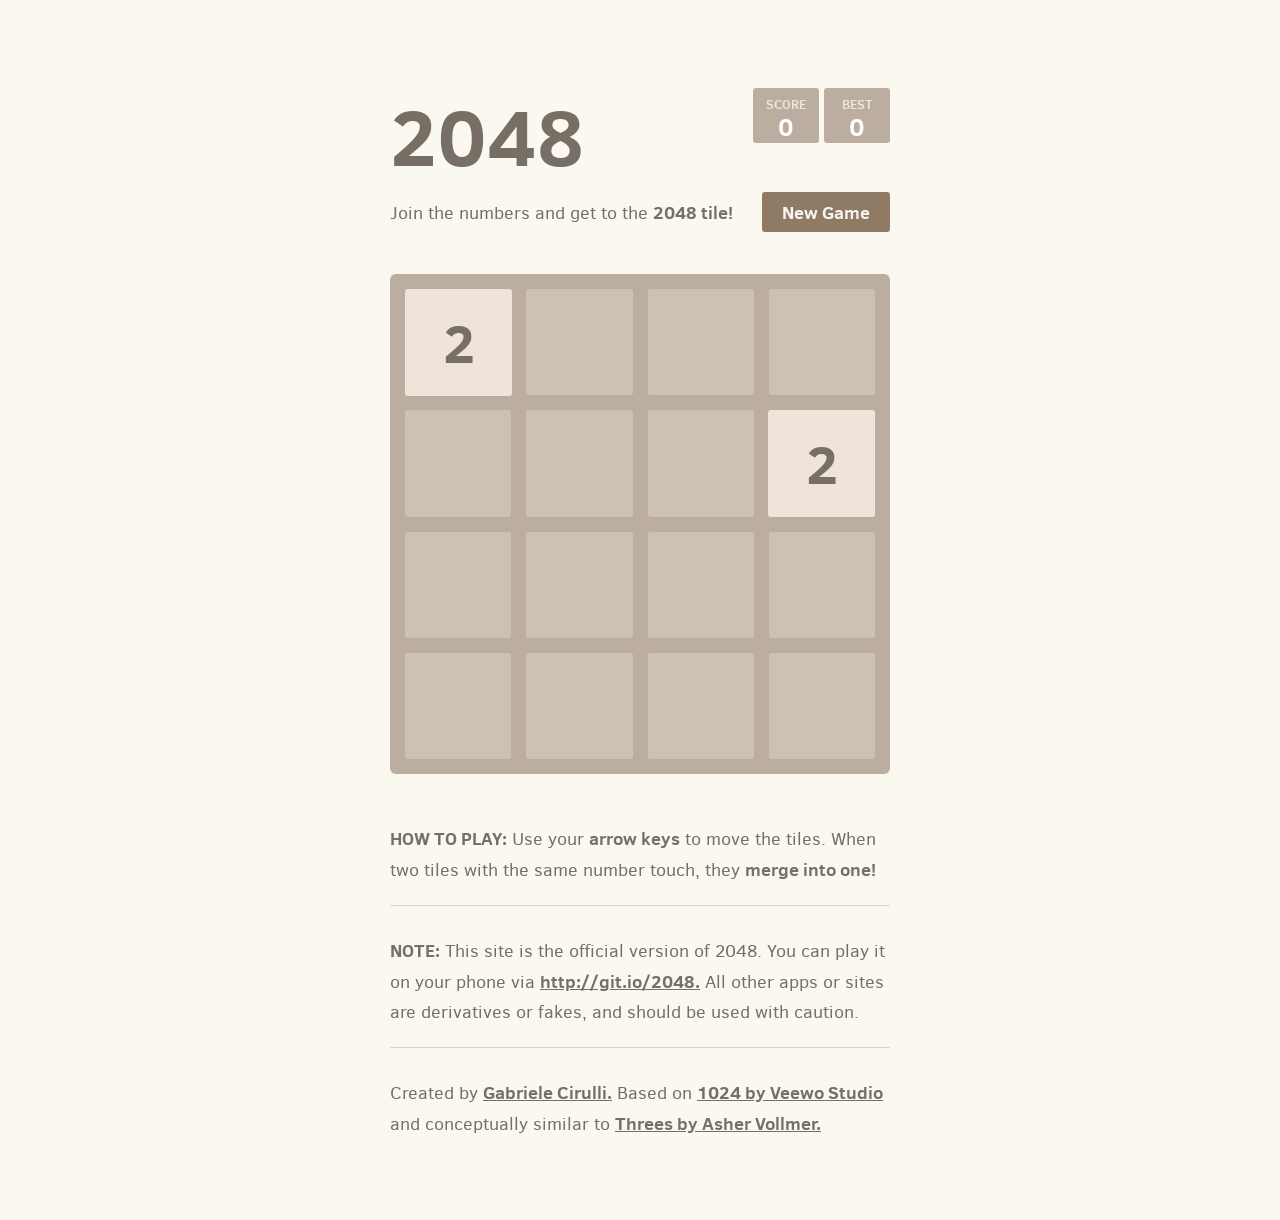
<file: 2048/index.html>
<!DOCTYPE html>
<html>
<head>
  <meta charset="utf-8">
  <title>2048</title>

  <link href="style/main.css" rel="stylesheet" type="text/css">
  <link rel="shortcut icon" href="favicon.ico">
  <link rel="apple-touch-icon" href="meta/apple-touch-icon.png">
  <link rel="apple-touch-startup-image" href="meta/apple-touch-startup-image-640x1096.png" media="(device-width: 320px) and (device-height: 568px) and (-webkit-device-pixel-ratio: 2)"> <!-- iPhone 5+ -->
  <link rel="apple-touch-startup-image" href="meta/apple-touch-startup-image-640x920.png"  media="(device-width: 320px) and (device-height: 480px) and (-webkit-device-pixel-ratio: 2)"> <!-- iPhone, retina -->
  <meta name="apple-mobile-web-app-capable" content="yes">
  <meta name="apple-mobile-web-app-status-bar-style" content="black">

  <meta name="HandheldFriendly" content="True">
  <meta name="MobileOptimized" content="320">
  <meta name="viewport" content="width=device-width, target-densitydpi=160dpi, initial-scale=1.0, maximum-scale=1, user-scalable=no, minimal-ui">
</head>
<body>
  <div class="container">
    <div class="heading">
      <h1 class="title">2048</h1>
      <div class="scores-container">
        <div class="score-container">0</div>
        <div class="best-container">0</div>
      </div>
    </div>

    <div class="above-game">
      <p class="game-intro">Join the numbers and get to the <strong>2048 tile!</strong></p>
      <a class="restart-button">New Game</a>
    </div>

    <div class="game-container">
      <div class="game-message">
        <p></p>
        <div class="lower">
	        <a class="keep-playing-button">Keep going</a>
          <a class="retry-button">Try again</a>
        </div>
      </div>

      <div class="grid-container">
        <div class="grid-row">
          <div class="grid-cell"></div>
          <div class="grid-cell"></div>
          <div class="grid-cell"></div>
          <div class="grid-cell"></div>
        </div>
        <div class="grid-row">
          <div class="grid-cell"></div>
          <div class="grid-cell"></div>
          <div class="grid-cell"></div>
          <div class="grid-cell"></div>
        </div>
        <div class="grid-row">
          <div class="grid-cell"></div>
          <div class="grid-cell"></div>
          <div class="grid-cell"></div>
          <div class="grid-cell"></div>
        </div>
        <div class="grid-row">
          <div class="grid-cell"></div>
          <div class="grid-cell"></div>
          <div class="grid-cell"></div>
          <div class="grid-cell"></div>
        </div>
      </div>

      <div class="tile-container">

      </div>
    </div>

    <p class="game-explanation">
      <strong class="important">How to play:</strong> Use your <strong>arrow keys</strong> to move the tiles. When two tiles with the same number touch, they <strong>merge into one!</strong>
    </p>
    <hr>
    <p>
    <strong class="important">Note:</strong> This site is the official version of 2048. You can play it on your phone via <a href="http://git.io/2048">http://git.io/2048.</a> All other apps or sites are derivatives or fakes, and should be used with caution.
    </p>
    <hr>
    <p>
    Created by <a href="http://gabrielecirulli.com" target="_blank">Gabriele Cirulli.</a> Based on <a href="https://itunes.apple.com/us/app/1024!/id823499224" target="_blank">1024 by Veewo Studio</a> and conceptually similar to <a href="http://asherv.com/threes/" target="_blank">Threes by Asher Vollmer.</a>
    </p>
  </div>

  <script src="js/bind_polyfill.js"></script>
  <script src="js/classlist_polyfill.js"></script>
  <script src="js/animframe_polyfill.js"></script>
  <script src="js/keyboard_input_manager.js"></script>
  <script src="js/html_actuator.js"></script>
  <script src="js/grid.js"></script>
  <script src="js/tile.js"></script>
  <script src="js/local_storage_manager.js"></script>
  <script src="js/game_manager.js"></script>
  <script src="js/application.js"></script>
</body>
</html>
</file>
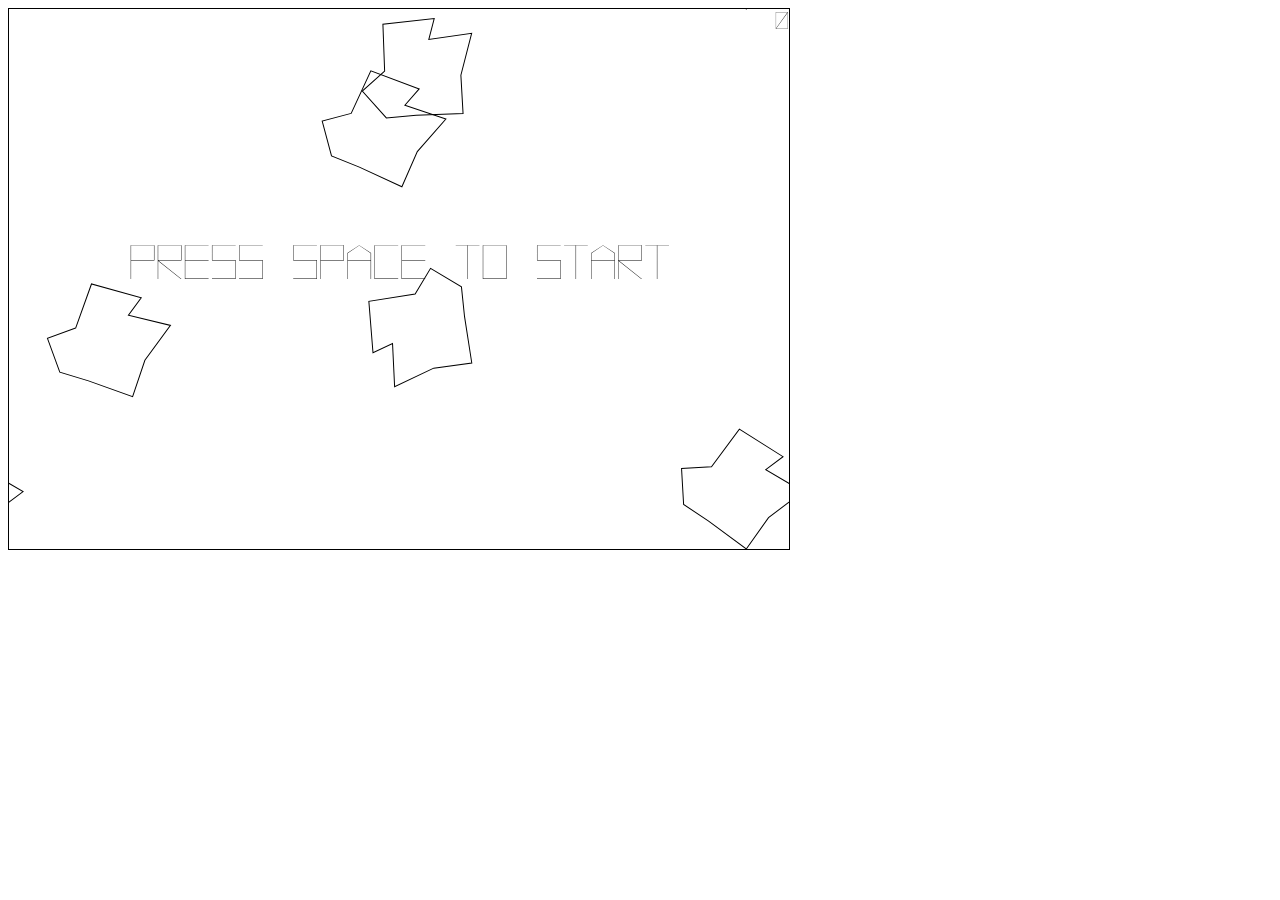
<file: asteroids/index.html>
<html>
  <head>
    <script src="jquery-1.4.1.min.js"></script>
    <script src="vector_battle_regular.typeface.js"></script>
    <script src="ipad.js"></script>
    <script src="game.js"></script>
    <style>
      #canvas { border:1px solid black; top:0px; left:0px; }
      .button { position:absolute; border:1px solid black; }
      #left-controls { position:absolute; left:1px; bottom:0px; display:none; }
      #right-controls { position:absolute; right:1px; bottom:0px; display:none; }
      #up { width:200px; height:100px; bottom:100px;}
      #left { width:100px; height:100px; bottom:0px;}
      #right { width:100px; height:100px; bottom:0px; left:100px; }
      #space { width:200px; height:200px; bottom:0px; right:0px; }
    </style>
  </head>
  <body>
    <div id="game-container">
      <canvas id="canvas" width="780" height="540"></canvas>
      <div id="left-controls">
        <div id="up" class='button'>THRUST</div>
        <div id="left" class='button'>LEFT</div>
        <div id="right" class='button'>RIGHT</div>
      </div>
      <div id="right-controls">
        <div id="space" class='button'>FIRE</div>
      </div>
    </div>
  </body>
</html>
</file>
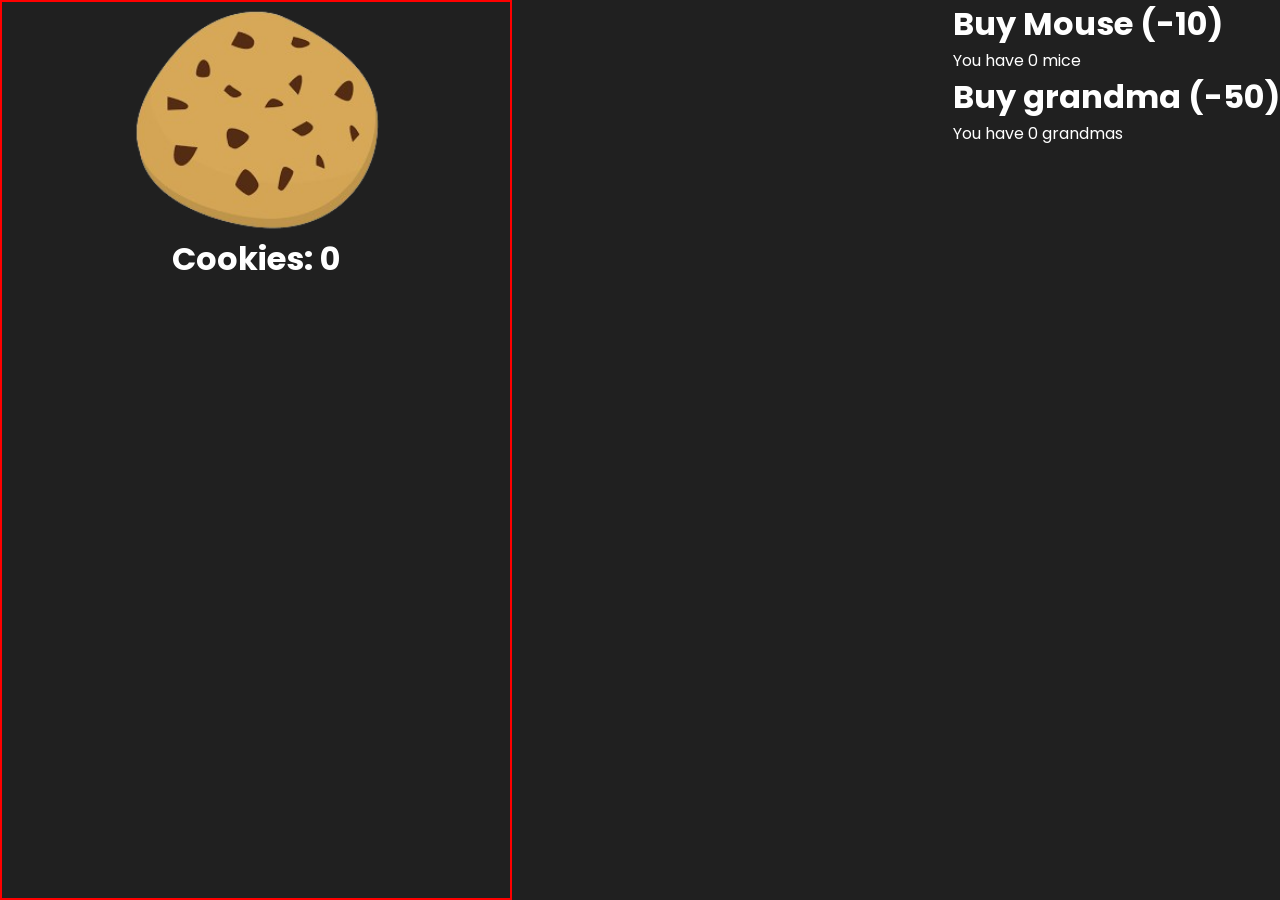
<file: cookieclicker/index.html>
<!DOCTYPE html>
<html lang="en">
<head>
    <meta charset="UTF-8">
    <meta name="viewport" content="width=device-width, initial-scale=1.0">
    <title>Cookie Clicker Clone</title>
    <script src="js/script.js"></script>
    <link rel="stylesheet" href="css/style.css">
</head>
<body>
    <noscript><meta http-equiv="refresh" content="0; url=noscript.html"></noscript>
    <div class="cookieWrapper">
        <img style="display: block;margin-left: auto;margin-right: auto;width: 50%;" src="img/cookie.png" alt="Mouse" id="cookie" width="350px" onclick="cookieClick()">
        <h1 id="cookieCounter">Cookies: 0</h1>
    </div>
    <div class="purchases">
        <h1 onclick="onPurchase('clicker')">Buy Mouse (-10)</h1>
        <p id="error"></p>
        <p id="clickerCount">You have 0 mice</p>
        <h1 onclick="onPurchase('grandma')">Buy grandma (-50)</h1>
        <p id="grandmaError"></p>
        <p id="grandmaCount">You have 0 grandmas</p>
    </div>
</body>
</html>
</file>
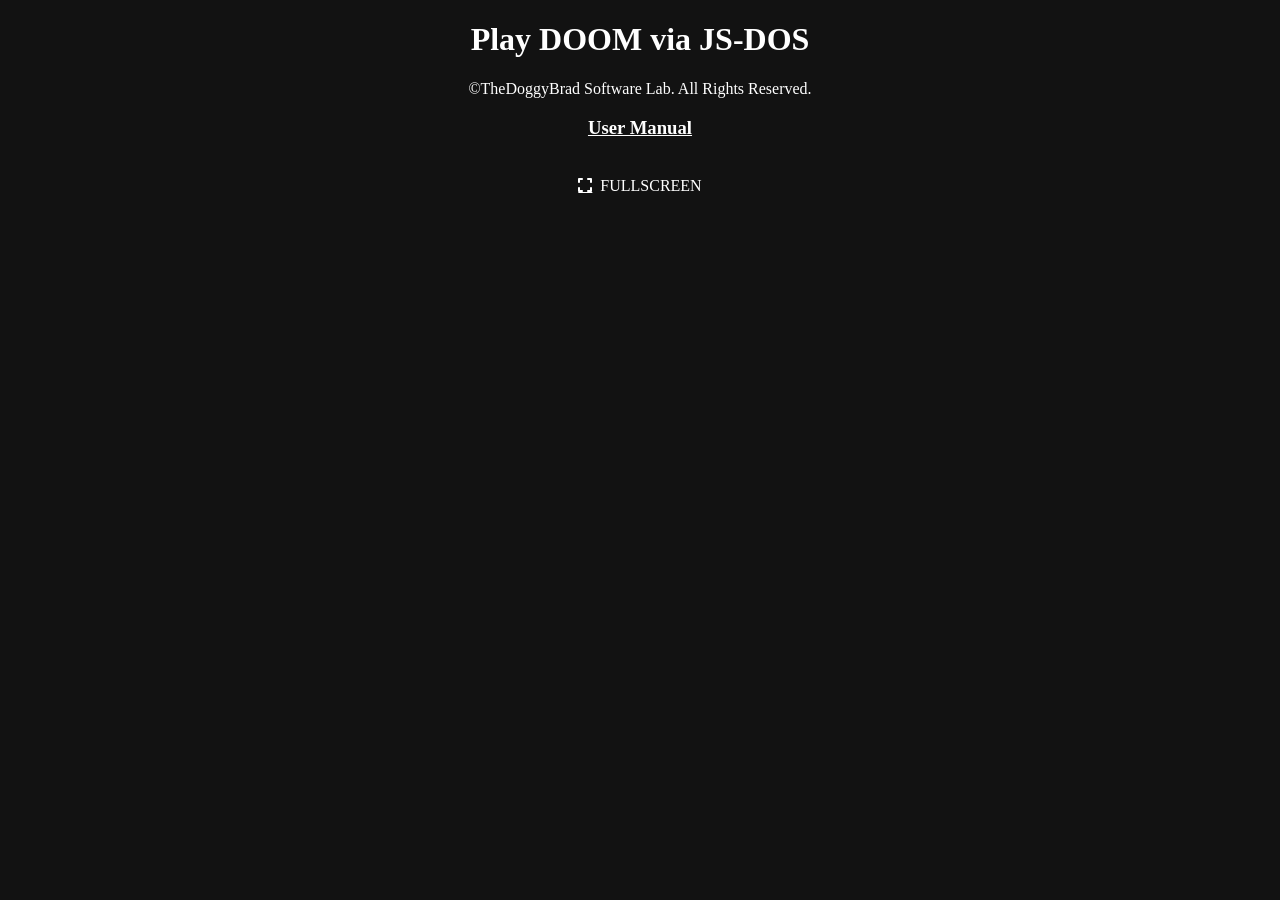
<file: doom/index.html>
<!DOCTYPE html>
<html lang="en-us">

  <head>
  <meta name="google-site-verification" content="dRFt1DjMaz4QI-gPjzUmoztVbRdcXL8jltdpfQp6Klo" />
  <meta http-equiv="X-UA-Compatible" content="IE=edge">
  <meta http-equiv="content-type" content="text/html; charset=utf-8">
  <meta name="viewport" content="width=device-width, initial-scale=1.0, maximum-scale=1">
  <meta name="description" content="Play DOOM via JS-DOS.">
  <meta name="keywords" content="DOOM,pc,game,javscript">
  <title>Play DOOM via JS-DOS</title>
  <meta property="og:title" content='DOOM &middot; js-dos' />
  <meta property="og:description" content="Play in the DOOM in browser." />
  <meta property="og:type" content="game" />
  <meta property="og:url" content="https://thedoggybrad.github.io/doom_on_js-dos/" />
  <meta property="og:image" content="https://thedoggybrad.github.io/doom_on_js-dos/DOOM.png" />

  <!-- CSS -->
  <link rel="stylesheet" href="app.css">
  <link rel="stylesheet" href="https://cdnjs.cloudflare.com/ajax/libs/font-awesome/6.5.1/css/all.min.css">
  <link rel="stylesheet" href="https://fonts.googleapis.com/css?family=PT+Sans:400,400italic,700|Abril+Fatface">

  <!-- FAVICON -->
  <link rel="apple-touch-icon" sizes="180x180" href="apple-touch-icon.png">
  <link rel="icon" type="image/png" sizes="32x32" href="favicon-32x32.png">
  <link rel="icon" type="image/png" href="favicon-32x32.png">
  <link rel="icon" type="image/png" sizes="16x16" href="favicon-16x16.png">
  <link rel="manifest" href="site.webmanifest">
    
  <script type="text/javascript" src="https://thedoggybrad.github.io/doom_on_js-dos/js-dos-api.js"></script>


  <body style="background-color:#121212; color: white">
   
<style>
    #DOOM > .dosbox-container { width: 640px; height: 400px; }
    #DOOM > .dosbox-container > .dosbox-overlay { background: url("https://thedoggybrad.github.io/doom_on_js-dos/DOOM.png"); }
    #DOOM > .dosbox-container > .dosbox-overlay > .dosbox-start {
        border-radius: 17px 17px 17px 17px;
        -moz-border-radius: 17px 17px 17px 17px;
        -webkit-border-radius: 17px 17px 17px 17px;
        border: 0px solid #000000;
        background-color: rgba(90, 90, 90, 0.57);
        padding: 5px;
        text-align: center;
        vertical-align: middle;
        width: 10em;
        margin: 0 auto;
    }
    a:link {color:white}
</style>
<center>
<h1>Play DOOM via JS-DOS</h1>
<footer>©TheDoggyBrad Software Lab. All Rights Reserved.</footer>
<h3><a href="https://github.com/thedoggybrad/doom_on_js-dos/blob/main/MANUAL.MD">User Manual</a></h3>
<div style="margin-top:20px;" id="DOOM" class="dosbox-default"></div>
<p><br /><a id="fullscreen_DOOM" href="javascript: void 0;" class="fa-solid fa-expand"></a>&nbsp;&nbsp;FULLSCREEN</p>

<script type="text/javascript">
  var dosbox_DOOM = new Dosbox({
    id: "DOOM",
    onload: function (dosbox) {
      dosbox_DOOM.run("https://thedoggybrad.github.io/doom_on_js-dos/DOOM-@evilution.zip", "./DOOM/DOOM.EXE");
    },
    onrun: function (dosbox, app) {
      console.log("App '" + app + "' is runned");
    }
  });

  document.getElementById("fullscreen_DOOM").addEventListener("click", function() {
    dosbox_DOOM.requestFullScreen();
  });
</script>
    </center>
  </body>
</html>
</file>
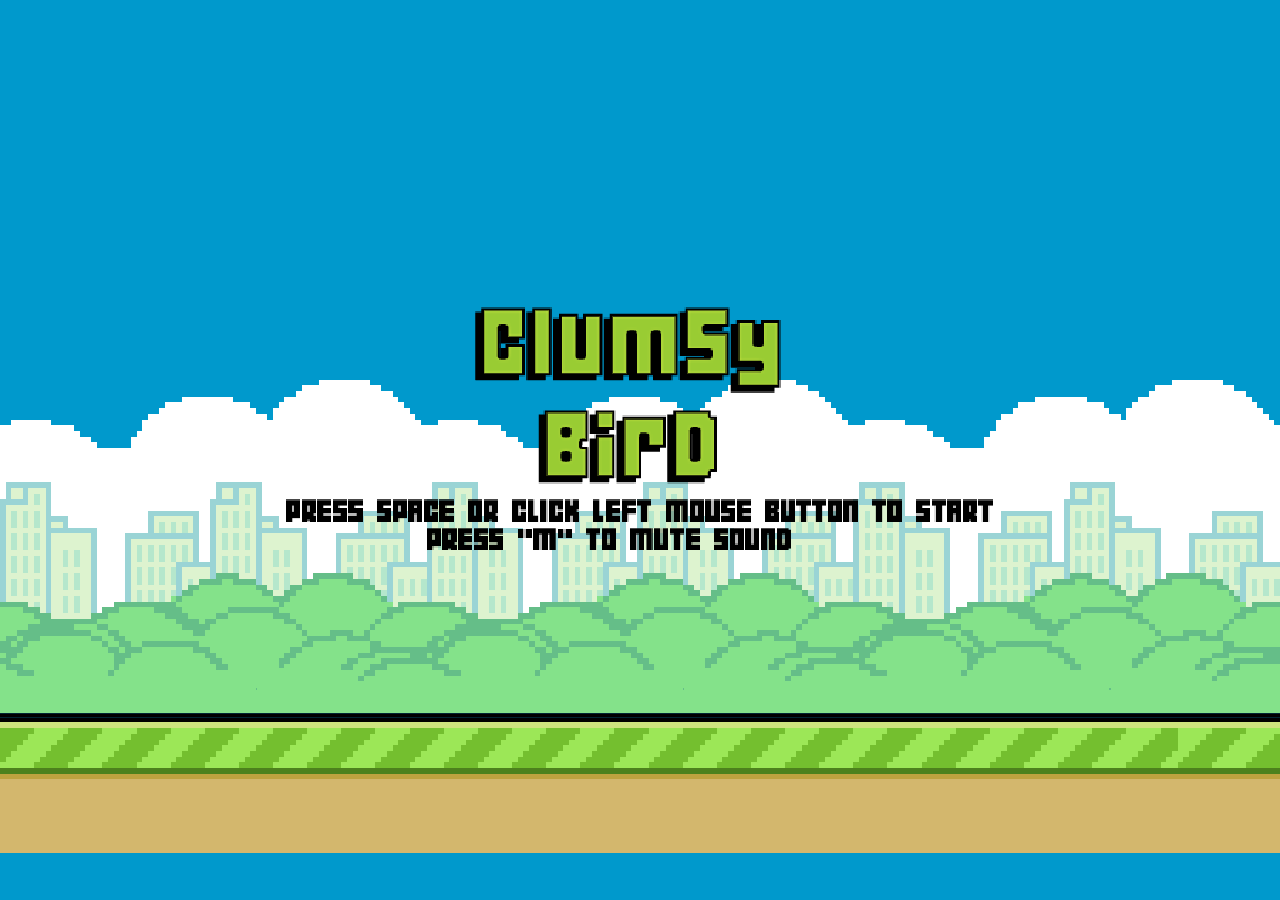
<file: flappybird/index.html>
<!DOCTYPE HTML>
<html lang="en">
    <head>
        <title>Clumsy Bird</title>
        <link rel="apple-touch-icon-precomposed" href="data/img/touch-icon-iphone.png"/>
        <link rel="apple-touch-icon-precomposed" sizes="120x120" href="data/img/touch-icon-iphone-retina.png"/>
        <link rel="shortcut icon" href="data/img/favicon.ico">
        <link rel="stylesheet" type="text/css" media="screen" href="index.css">
        <meta id="viewport" name="viewport" content="width=device-width, initial-scale=1, maximum-scale=1, user-scalable=no">
        <meta name="apple-mobile-web-app-capable" content="yes">
        <meta name="apple-mobile-web-app-status-bar-style" content="black">
        <meta name="apple-mobile-web-app-title" content="Clumsy Bird">
        <meta charset="UTF-8" />
        <meta name="description" content="Clumsy Bird - A Flappy Bird clone using MelonJS"/>
        <meta name="keywords" content="flappybird, flappy, bird, game, html5, melonjs,clone"/>
        <meta name="robots" content="index, follow">
        <meta name="google-site-verification" content="RDZI9SqVaffd48uHfZMv67-YdvviOMe2HuULEYqVgd4" />
        <meta property="og:image" content="http://ellisonleao.github.io/clumsy-bird/data/img/bg.png" />
        <meta property="og:title" content="Clumsy Bird - A Flappy Bird clone using MelonJS"/>
        <meta property="og:url" content="http://ellisonleao.github.io/clumsy-bird/"/>
        <meta property="og:site_name" content="Clumsy Bird - MelonJS"/>

        <!-- Twitter Card -->
        <meta name="twitter:hashtag" content="clumsybird" />
        <meta name="twitter:card" content="summary" />
        <meta name="twitter:site" content="@ellisonleao" />
        <meta name="twitter:creator" content="@ellisonleao" />
        <meta name="twitter:title" content="Clumsy Bird" />
        <meta name="twitter:description" content="A Flappy Bird melonJS clone" />

        <!-- Humans -->
        <link rel="author" href="humans.txt" />
    </head>

    <body>
        <!-- Canvas placeholder -->
        <div id="screen"></div>

        <!-- melonJS Library -->
        <script type="text/javascript" src="js/melonJS-min.js" ></script>
        <script type="text/javascript" src="build/clumsy-min.js" ></script>
        <script type="text/javascript">
            window.onReady(function onReady() {
                game.onload();
            });
        </script>

    </body>
</html>
</file>
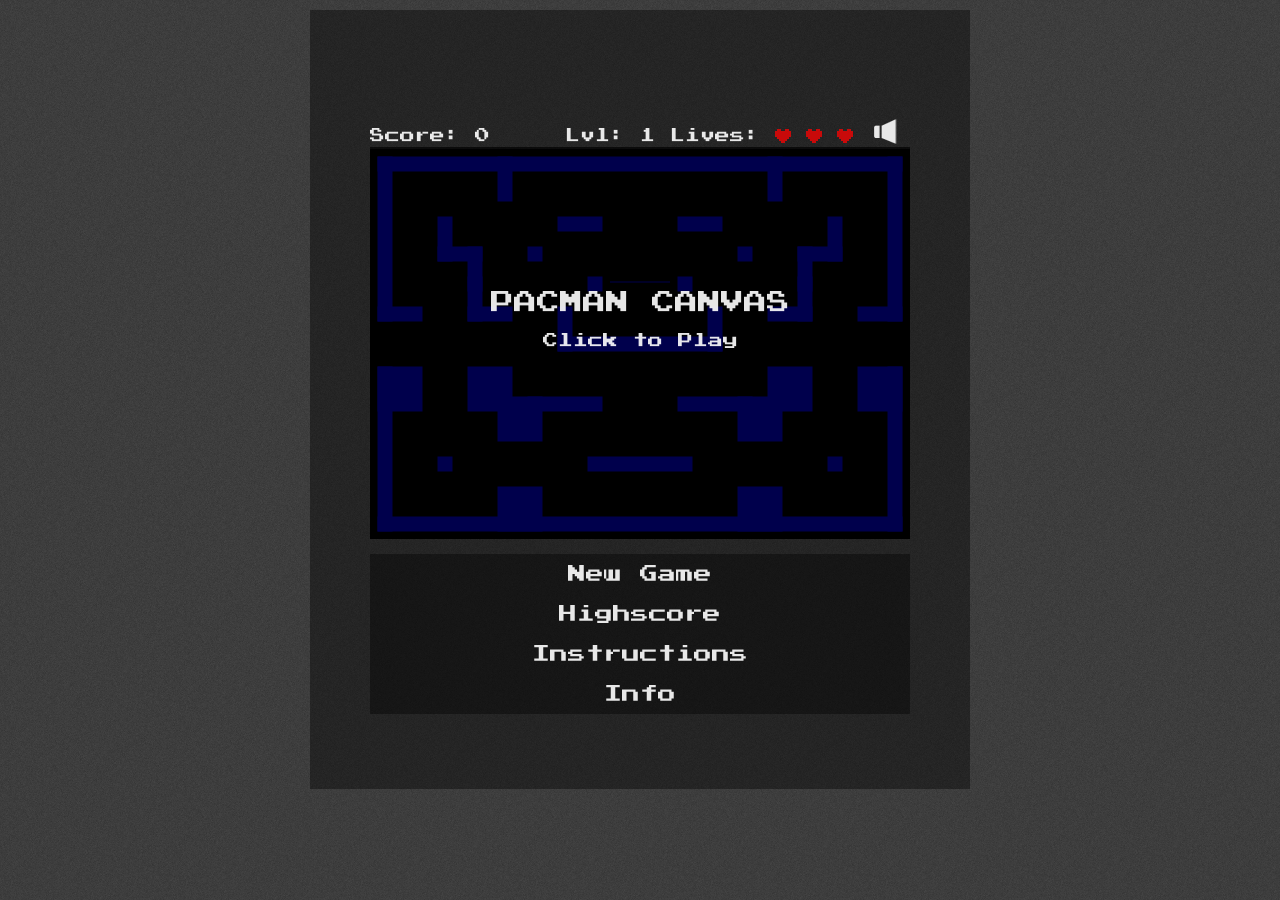
<file: pacman/index.htm>
<!DOCTYPE html>

<!--<html lang="en">-->
<html lang="en" manifest="cache.manifest">
<head>
	<meta charset="utf-8" />
	<title>Pacman in HTML 5 Canvas</title>
	<link rel="stylesheet" href="style.css">
	<link rel="stylesheet" href="pacman-canvas.css">
	<link rel="manifest" href="manifest.json">


	<!-- SEO Stuff -->
    <meta name="description" content="Play Pacman Canvas for free on your desktop or mobile. This whole game is open source an was created in HTML5." />
    <link rel="canonical" href="http://pacman.platzh1rsch.ch/" />
    <meta name="author" content="platzh1rsch.ch" />
    <meta name="publisher" content="platzh1rsch.ch" />
    <meta name="copyright" content="&copy; Copyright (c) platzh1rsch.ch" />
    <meta name="robots" content="index,follow" />
    <meta http-equiv="content-language" content="de">
    <meta name="language" content="de">
    <meta name="page-topic" content="Games/Arcade" />

    <meta content="National" name="distribution" />
    <meta content="pacman.platzh1rsch.ch" name="target" />

   	<!-- Facebook Open Graph Information -->
	<meta property="og:image" content="http://pacman.platzh1rsch.ch/img/Icon-200x200.png"/>
    <meta property="og:title" content="Pacman Canvas in HTML5" />
	<meta property="og:description" content="Play Pacman Canvas for free on your desktop or mobile. This whole game is open source an was created in HTML5." />
    <meta property="og:url" content="http://pacman.platzh1rsch.ch/" />
    <meta property="og:site_name" content="Pacman Canvas in HTML5" />
	<meta property="og:locale" content="en_US" />

	<!-- site icons -->
	<link rel="shortcut icon" href="img/Icon-130x130.png" />
	<link rel="apple-touch-icon" href="img/Icon-130x130.png" />

    <meta property="og:image" content="http://pacman.platzh1rsch.ch/img/Icon-130x130.png"/>

	<!-- AppsFuel verification code -->
	<meta name="appsfuel_code" content="83d3cedc1050a5c"/>
	
	<!-- Mobile Viewport -->
	<meta name="viewport" content="width=device-width, initial-scale=1, maximum-scale=1, user-scalable=0"/>
	
	<!-- Apple Mobile Web Capability -->
	<meta name="apple-mobile-web-app-capable" content="yes" />
	
	<!-- Script -->
	<script src="js/jquery-1.10.2.min.js" type="text/javascript"></script>
	<script src="js/jquery.hammer.min.js" type="text/javascript"></script>
	
	<!-- Google Analytics -->
	<script type="text/javascript">

	  var _gaq = _gaq || [];
	  _gaq.push(['_setAccount', 'UA-28993174-1']);
	  _gaq.push(['_setDomainName', 'pacman.platzh1rsch.ch']);
	  _gaq.push(['_trackPageview']);

	  (function() {
		var ga = document.createElement('script'); ga.type = 'text/javascript'; ga.async = true;
		ga.src = ('https:' == document.location.protocol ? 'https://ssl' : 'http://www') + '.google-analytics.com/ga.js';
		ga.src = ('https:' == document.location.protocol ? 'https://ssl' : 'http://www') + '.google-analytics.com/ga.js';
		var s = document.getElementsByTagName('script')[0]; s.parentNode.insertBefore(ga, s);
	  })();
	</script>
	
</head>

<body>

<div class="container">
<div class="main">


<!-- Display this message if Javascript is disabled -->
<noscript>
<h2>Enable Javascript!</h2>
<p>This HTML 5 app requires Javascript to run. Please check that Javascript is enabled in your browser.</p>
</noscript>

<!-- Highscore -->
<div class="content" id="highscore-content">
	<div class="button" id="back">&lt; back</div>
	<div>
		<h1>Highscore</h1>
		<p>
			<ol id="highscore-list">
				
			</ol>
		</p>
	</div>
</div>

<!-- INSTRUCTIONS -->
<div class="content" id="instructions-content">
	<div class="button" id="back">&lt; back</div>
	<div>
		<h1>Instructions</h1>
		<div class="nomobile">
			<h2>Controls</h2>
			<p>Use your arrow keys or [W,A,S,D] keys to navigate pacman.</p>
			<p>To pause / resume the game press [SPACE] or [ESC] or just click into the game area.</p>
		</div>
		<div class="mobile">
			<h2>Controls</h2>
			<p>Use swipe gestures to navigate pacman.</p>
			<p>Alternatively use the Arrow Buttons underneath the game area to navigate pacman.</p>
			<p>To pause / resume the game, touch the game area once.</p>
		</div>

		<div>
			<h2>Ghosts</h2>
			<p>Ghosts are creatures that hunt pacman and will kill him if they catch him.</p>
			<p>Every ghost has its own strategy to chase down pacman.</p>
			<h3>Inky<img src="img/inky.svg" class="pull-right"></h3>
			Inky will stay in the ghost house until pacman has eaten at least 30 pills.	His home is the bottom right corner.
			<h3>Blinky <img src="img/blinky.svg" class="pull-right"></h3>
			Blinky is the most agressive of the 4 ghosts. He will start chasing pacman right away, and aim directly at him. His home is the upper right corner.
			<h3>Pinky<img src="img/pinky.svg" class="pull-right"></h3>
			Pinky will start chasing pacman right away, he will always aim 4 fields ahead and 4 fields left of pacman. His home is the upper left corner.
			<h3>Clyde<img src="img/clyde.svg" class="pull-right"></h3>
			Inky will stay in the ghost house until pacman has eaten at least 2/3 of all pills. His home is the bottom left corner.
		</div>

		<div>
			<h2>Ghost moods</h2>
			The ghosts have two different moods that change the way they act during the game.
			<h3>Scatter mood</h3>
			<p>This is the default mood. When ghosts are in scatter mood, they will just go to their home corner and stay there.</p>
			<img src="img/instructions/instructions_scatter.PNG">
			<h3>Chase mood</h3>
			<p>After a certain time the ghosts change their mood and want to go chasing pacman. This is indicated through the walls turning red.</p>
			<img src="img/instructions/instructions_chase.PNG">
		</div>

		<div>
			<h2>Items</h2>
			<h3>Pills</h3>
			<p>The goal of every level is, to eat all the white pills without getting catched by the ghosts. One pill results in 10 points.</p>
			<h3>Powerpills</h3>
			<p>In every level there are 4 powerpills, which are a bit bigger than the regular ones. If Pacman eats those, he will get strong enough to eat the ghosts. You can see this indicated by the ghosts turning blue. One powerpill results in 50 points.</p>
			<img src="img/instructions/instructions_powerpill.PNG">
			<p>Eating a ghost results in 100 points. The soul of the ghost will return to the ghost house before starting to chase Pacman again.</p>
		</div>

	</div>
</div>

<!-- Info -->
<div class="content" id="info-content">
	<div class="button" id="back">&lt; back</div>
	<div>
		<h1>Info</h1>
		<p>Current Version: <span class="app-version">1.0.6 (2022-08-14)</span></p>
		<img src="img/platzh1rsch-logo.png">
		<p>Pacman Canvas is Open Source, written by <a href="http://platzh1rsch.ch">platzh1rsch</a>. You can get the code on <a target="_blank" href="https://github.com/platzhersh/pacman-canvas" target="_blank">github</a>.</p>
	</div>
</div>



<!-- main game content -->
<div class="content" id="game-content">

		<!-- Google AdSense -->
		<div id="adsense">
			<script async src="//pagead2.googlesyndication.com/pagead/js/adsbygoogle.js"></script>
			<ins class="adsbygoogle"
			     style="display:inline-block;width:320px;height:50px"
			     data-ad-client="ca-pub-0176206735745791"
			     data-ad-slot="6492298622"></ins>
			<script>
			(adsbygoogle = window.adsbygoogle || []).push({});
			</script>
		</div>
	
	
	<!-- main game content -->
	<div class="game wrapper">
	
		<div class="score">Score:</div>
		<div class="level">Lvl:</div>
		<div class="lives">Lives: </div>
		
		<div class="controlSound">
			<img src="img/audio-icon-mute.png" id="mute">
		</div>
		<!-- canvas is splitted into 18x13 fields -->
		<div id="canvas-container">
			<div id="canvas-overlay-container">
				<div id="canvas-overlay-content">
					<div id="title">Pacman Canvas</div>
					<div><p id="text">Click to Play</p></div>
				</div>
			</div>
			<canvas id="myCanvas" width="540" height="390">
			<p>Canvas not supported</p>
			</canvas>
		</div>

		<div class="controls" id="game-buttons">
		<!-- Will be moved to Instructions 
		<p class="nomobile">Use W-A-S-D keys to navigate Pac-Man</p>
		-->
		
			<!-- OLD Buttons -->
			<div>
				<span id="up" class="controlButton">&uarr;</span>
			</div>
			<div>
				<span id="left" class="controlButton">&larr;</span>
				<span id="down" class="controlButton">&darr;</span>
				<span id="right" class="controlButton">&rarr;</span>
			</div>
			
		</div>
		<!-- inGame Controls End -->
		
		<!-- Game Menu -->		
		<div class="controls" id="menu-buttons">
			<ul>
				<li class="button" id="newGame">New Game</li>
				<li class="button" id="highscore">Highscore</li>
				<li class="button" id="instructions">Instructions</li>
				<li class="button" id="info">Info</li>
			</ul>
			
		</div>
		<!-- Game Menu End -->
		
	</div>
		
	<div class="description nomobile">
		<p>This whole thing was written in HTML5, CSS3 and Javascript (using small bits of jquery). For the basics I was following the <a href="http://devhammer.net/blog/exploring-html5-canvas-part-1---introduction" target="_blank">"Exploring HTML5 Canvas"</a> Tutorials (Part 1 - 6) by Devhammer. Thanks for the great Tutorial!</a>
		<p>For some other stuff, like how to write objectorientated javascript I was following the tutorials over at <a href="http://www.codecademy.com/" target="_blank">http://www.codecademy.com/</a>, which is a really great site to learn Javascript and also other languages.</a>
		<p>If you understand German you can also read my blogpost about this site: <a href="http://blog.platzh1rsch.ch/2012/08/pacman-in-html5-canvas.html">"Pacman in HTML5 Canvas"</a>.</p>
		
		<span id="audio">
			<audio id="theme" preload="auto">
				<source src="wav/theme.wav" type="audio/wav">
				<source src="mp3/theme.mp3" type="audio/mpeg">
			</audio>
			<audio id="waka" preload="auto">
				<source src="wav/waka.wav" type="audio/wav">
				<source src="mp3/waka.mp3" type="audio/mpeg">
			</audio>
			<audio id="die" preload="auto">
				<source src="wav/die.wav" type="audio/wav">
				<source src="mp3/die.mp3" type="audio/mpeg">
			</audio>
			<audio id="powerpill" preload="auto">
				<source src="wav/powerpill.wav" type="audio/wav">
				<source src="mp3/powerpill.mp3" type="audio/mpeg">
			</audio>
		</span>
		
		
	</div>

</div>
</div>
</div>

	<script src="pacman-canvas.js" type="text/javascript"></script>


</body>
</html>
</file>
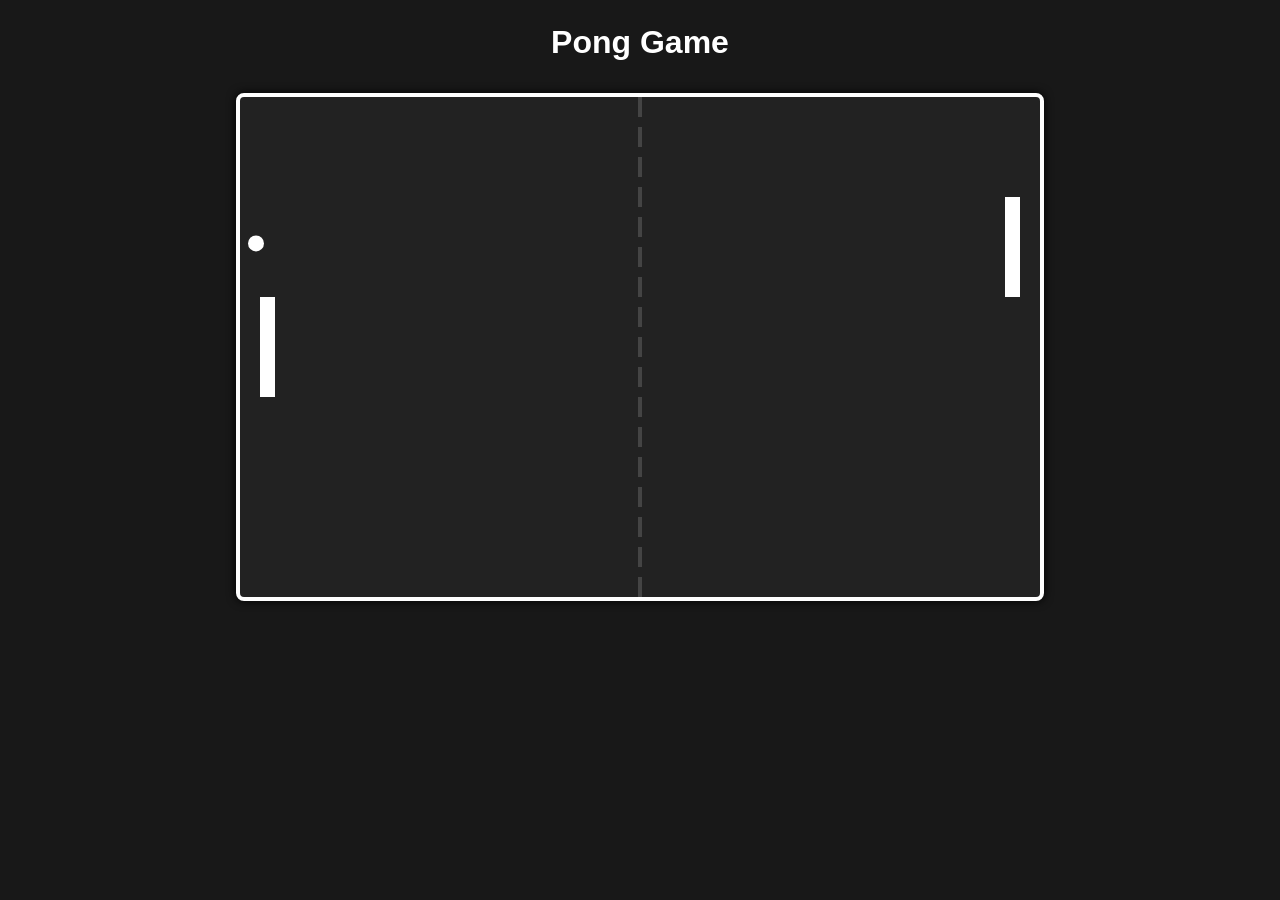
<file: pong/index.html>
<!DOCTYPE html>
<html lang="en">
<head>
    <meta charset="UTF-8">
    <title>Pong Game</title>
    <link rel="stylesheet" href="style.css">
</head>
<body>
    <h1>Pong Game</h1>
    <canvas id="pong" width="800" height="500"></canvas>
    <script src="script.js"></script>
</body>
</html>
</file>
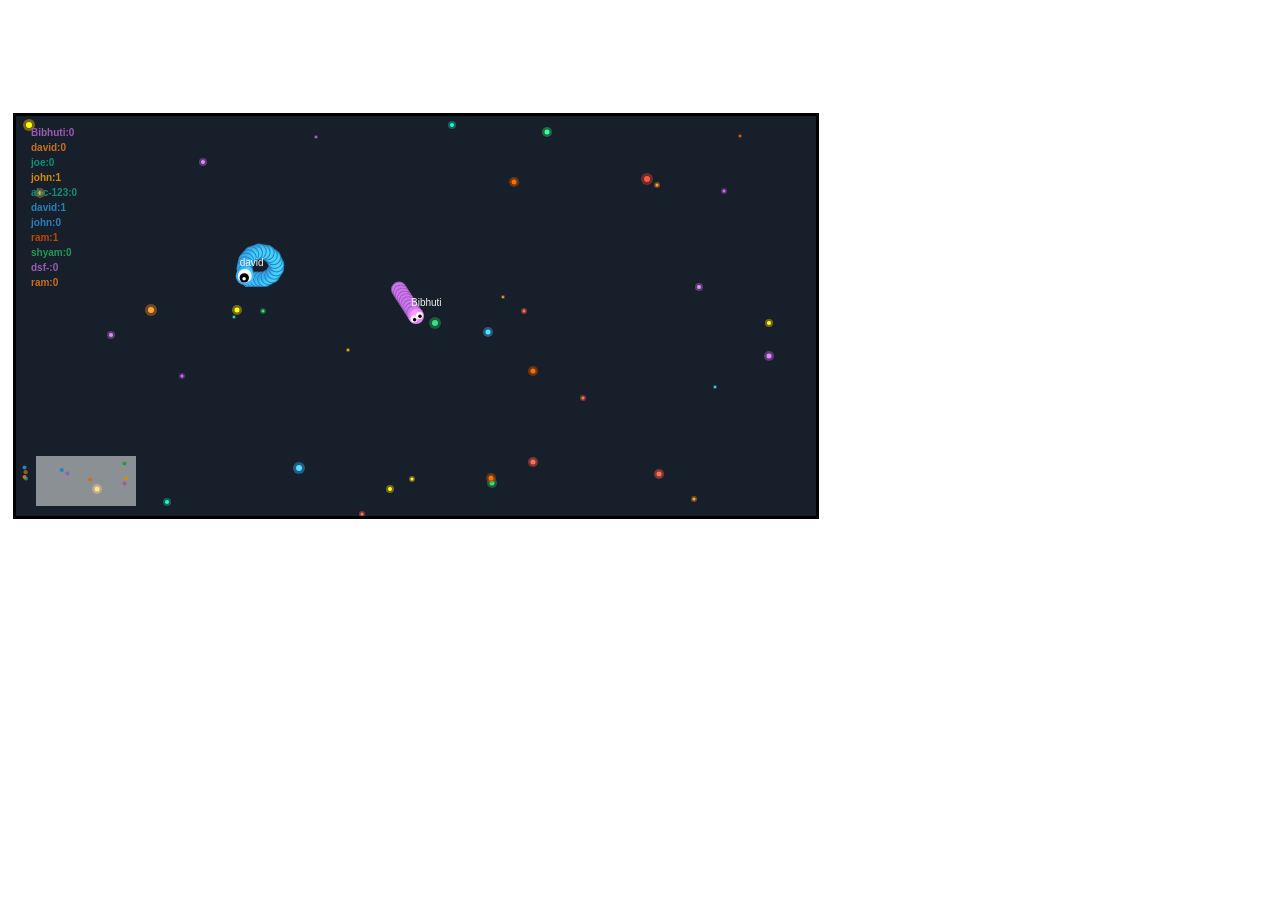
<file: snake.io/index.html>
<!DOCTYPE html>
<html>
<head>
	<title> Snake </title>
	<link rel="stylesheet" type="text/css" href="css/style.css">
</head>
<body >

<div id="game">	
	<canvas class="cnv" id="canvasSnake" height="400" width="800"></canvas>
	<canvas class="cnv" id="canvasFood" height="400" width="800"></canvas>	
	<canvas class="cnv" id="canvasHex" height="400" width="800"></canvas>	
</div>

<script type="text/javascript" src="js/util.js"></script>
<script type="text/javascript" src="js/point.js"></script>
<script type="text/javascript" src="js/hexagon.js"></script>
<script type="text/javascript" src="js/snake.js"></script>
<script type="text/javascript" src="js/snakeai.js"></script>
<script type="text/javascript" src="js/Food.js"></script>
<script type="text/javascript" src="js/Game.js"></script>
<script type="text/javascript" src="js/script.js"></script>
</body>
</html>
</file>
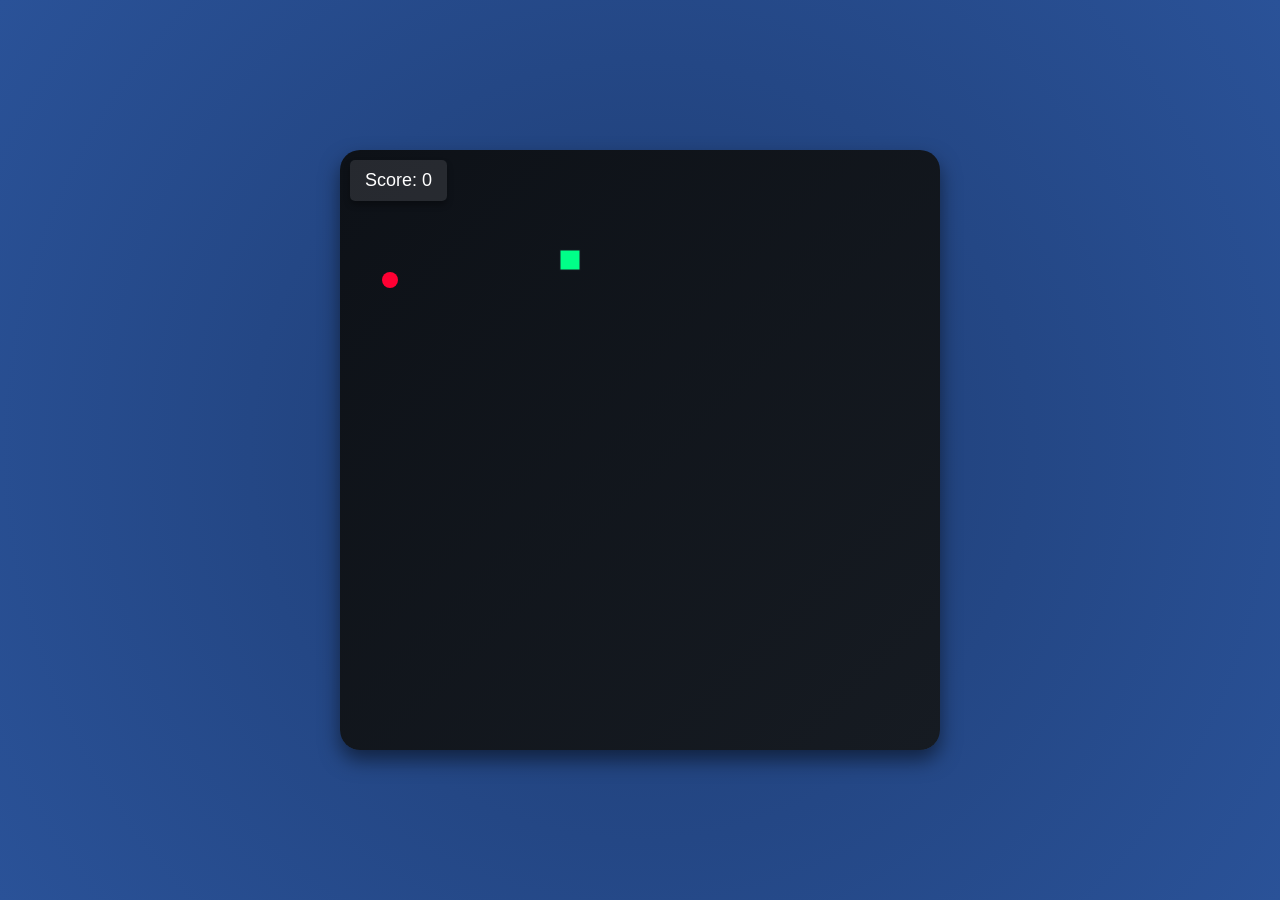
<file: snake/index.html>
<!DOCTYPE html>
<html lang="en">
<head>
    <meta charset="UTF-8">
    <meta name="viewport" content="width=device-width, initial-scale=1.0">
    <title>Snake Game</title>
    <link rel="stylesheet" href="style.css">
</head>
<body>
    <div class="game-container">
        <canvas id="gameCanvas"></canvas>
        <div class="score" id="score">Score: 0</div>
        <div class="game-over" id="gameOver">Game Over!<br><button onclick="restartGame()">Restart</button></div>
    </div>

    <script src="script.js"></script>
</body>
</html>
</file>
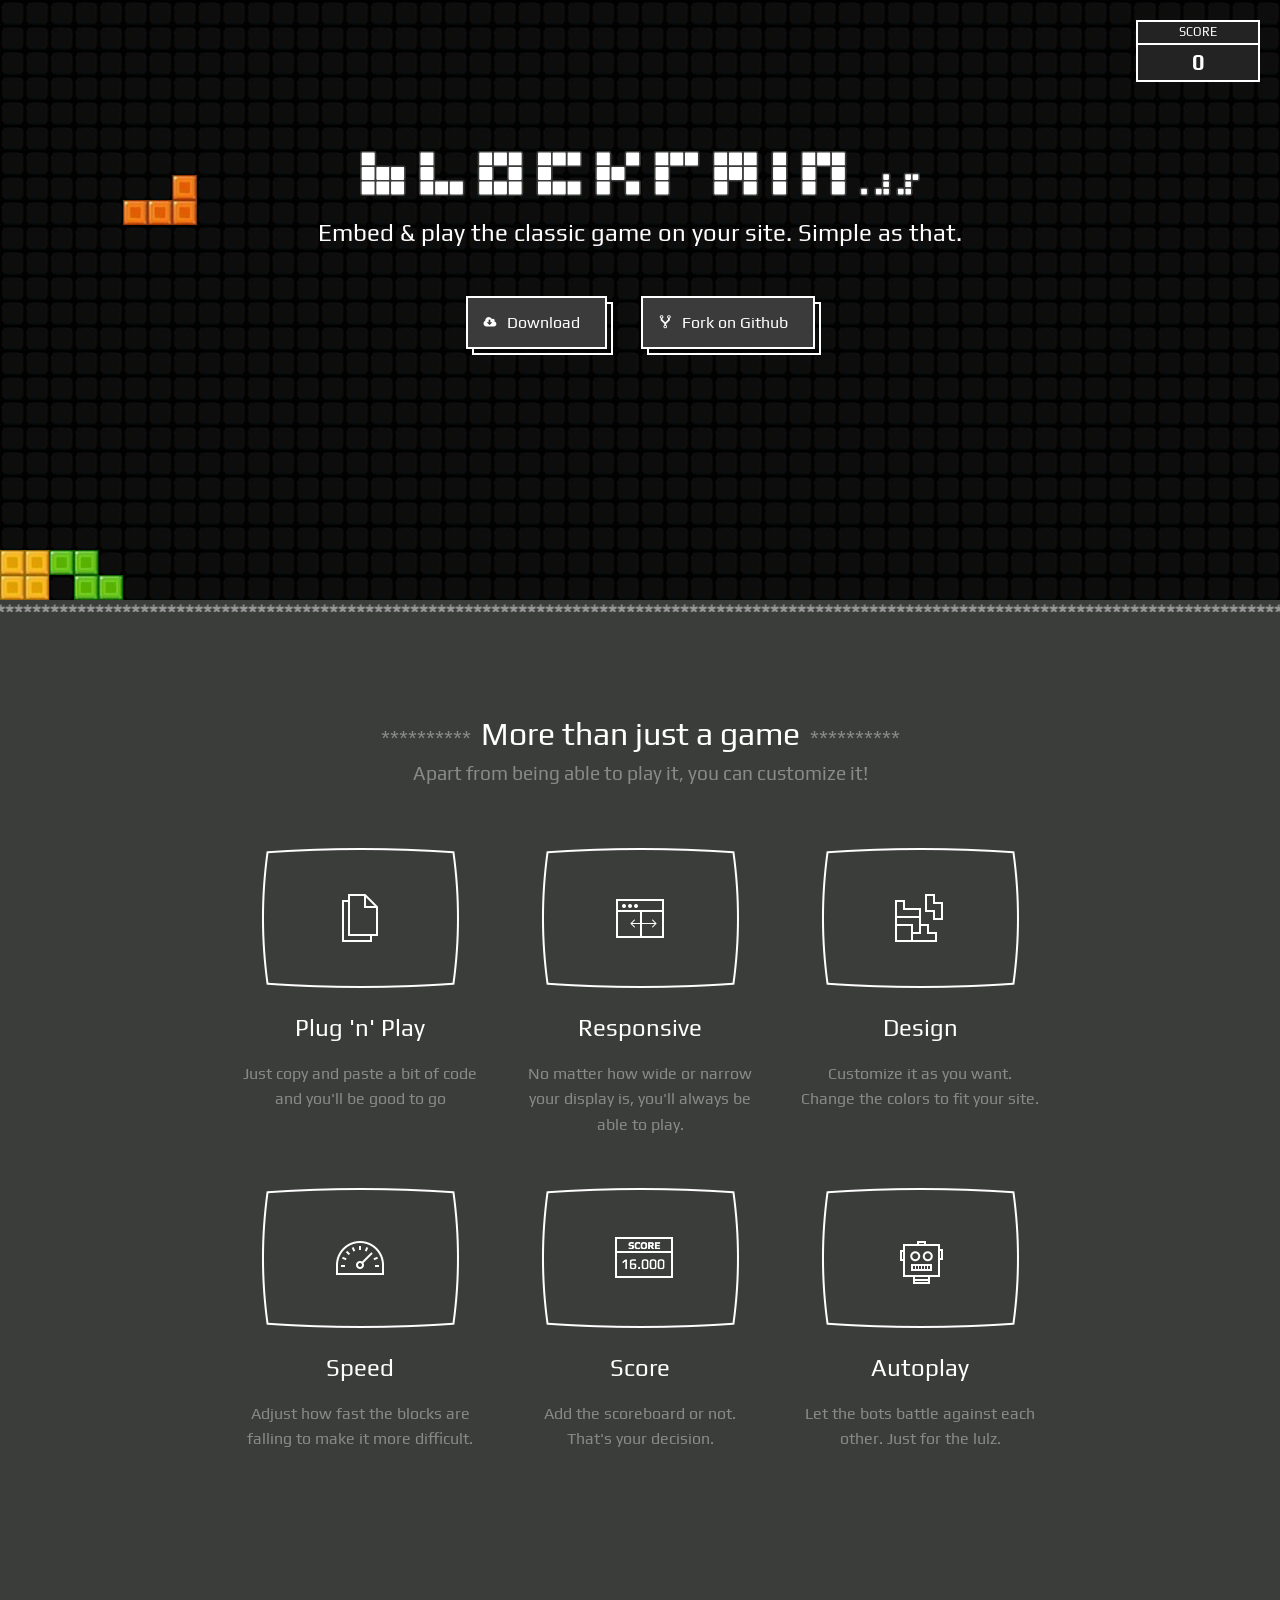
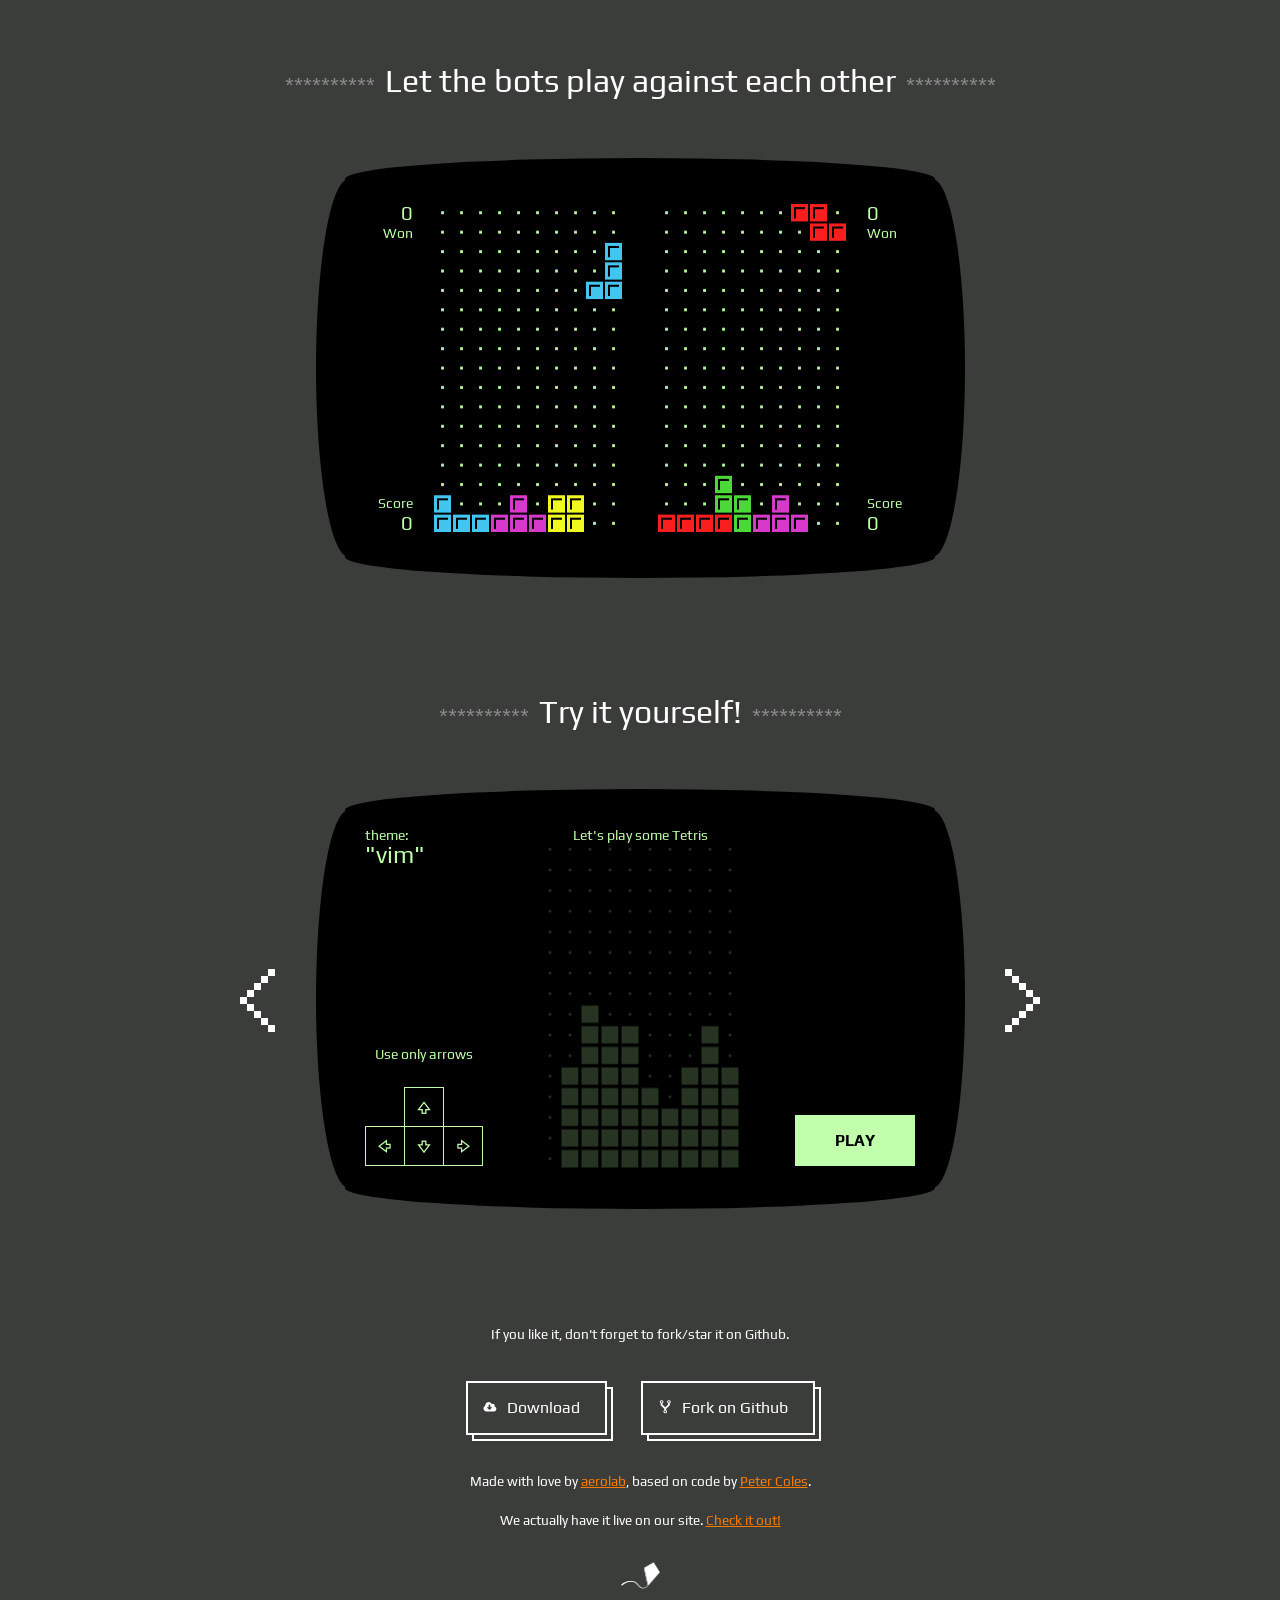
<file: tetris/index.html>
<!DOCTYPE html>
<html>
<head>
  <meta charset="utf-8" />

  <title>Blockrain.js - A Tetris game in HTML5 + Javascript (with autoplay!)</title>

  <meta name="description" content="Blockrain.js lets you embed the classic Tetris game on your website" />
  <meta name="keywords" content="js, jquery, game, plugin, html5, tetris" />
  <meta name="robots" content="INDEX, FOLLOW" />
  <meta name="author" content="Aerolab" />

  <!-- Facebook Stuff -->
  <meta property="og:type" content="website" />
  <meta property="og:site_name" content="Blockrain.js" />
  <meta property="og:title" content="Blockrain.js - a Tetris game in HTML5 + Javascript" />
  <meta property="og:description" content="Blockrain.js lets you embed the classic Tetris game on your website" />
  <meta property="og:image" content="http://aerolab.github.io/blockrain.js/assets/images/social-card.png" />
  <meta property="og:url" content="http://aerolab.github.io/blockrain.js" />
  <meta property="fb:app_id" content="344819049029949" />
  
  <!-- Twitter Stuff -->
  <meta property="twitter:card" content="summary" />
  <meta property="twitter:site" content="@aerolab" />
  <meta property="twitter:title" content="Blockrain.js - a Tetris game in HTML5 + Javascript" />
  <meta property="twitter:description" content="Blockrain.js lets you embed the classic Tetris game on your website" />
  <meta property="twitter:image" content="http://aerolab.github.io/blockrain.js/assets/images/social-card.png" />
  <meta property="twitter:url" content="http://aerolab.github.io/blockrain.js" />

  <meta name="viewport" content="width=device-width, initial-scale=1, maximum-scale=1, user-scalable=no, minimal-ui" />
  <link rel="shortcut icon" href="assets/images/favicon.png">

  <link href='http://fonts.googleapis.com/css?family=Play:400,700' rel='stylesheet' type='text/css'>
  <link rel="stylesheet" href="assets/css/style.css">
  <link rel="stylesheet" href="src/blockrain.css">

  <script>
    (function(i,s,o,g,r,a,m){i['GoogleAnalyticsObject']=r;i[r]=i[r]||function(){
    (i[r].q=i[r].q||[]).push(arguments)},i[r].l=1*new Date();a=s.createElement(o),
    m=s.getElementsByTagName(o)[0];a.async=1;a.src=g;m.parentNode.insertBefore(a,m)
    })(window,document,'script','//www.google-analytics.com/analytics.js','ga');

    ga('create', 'UA-21195039-3', 'aerolab.github.io');
    ga('require', 'displayfeatures');
    ga('require', 'linkid', 'linkid.js');
    ga('send', 'pageview');
  </script>

</head>
<body>

<section id="hero" style="min-height:600px; height:auto;">

  <div class="welcome">
    <h1><img src="assets/images/logo.svg" width="560" alt=""></h1>
    <p>Embed &amp; play the classic game on your site. Simple as that.</p>

    <div class="buttons">
      <a href="dist/blockrain.zip" download class="btn btn-download">Download</a>
      <a href="https://github.com/Aerolab/blockrain.js" class="btn btn-github" target="_blank">Fork on Github</a>
    </div>
  </div>

  <div class="game" id="cover-tetris"></div>

</section>

<section id="features">
  <header>
    <h1>More than just a game</h1>
    <p>Apart from being able to play it, you can customize it!</p>
  </header>
  <article>
    <figure class="feature">
      <img src="assets/images/feature-plug.png" alt="">
      <figcaption>
        <h2>Plug 'n' Play</h2>
        <p>Just copy and paste a bit of code and you'll be good to go</p>
      </figcaption>
    </figure>

    <figure class="feature">
      <img src="assets/images/feature-responsive.png" alt="">
      <figcaption>
        <h2>Responsive</h2>
        <p>No matter how wide or narrow your display is, you'll always be able to play.</p>
      </figcaption>
    </figure>

    <figure class="feature">
      <img src="assets/images/feature-design.png" alt="">
      <figcaption>
        <h2>Design</h2>
        <p>Customize it as you want. Change the colors to fit your site.</p>
      </figcaption>
    </figure>

    <figure class="feature">
      <img src="assets/images/feature-speed.png" alt="">
      <figcaption>
        <h2>Speed</h2>
        <p>Adjust how fast the blocks are falling to make it more difficult.</p>
      </figcaption>
    </figure>

    <figure class="feature">
      <img src="assets/images/feature-score.png" alt="">
      <figcaption>
        <h2>Score</h2>
        <p>Add the scoreboard or not. That's your decision.</p>
      </figcaption>
    </figure>

    <figure class="feature">
      <img src="assets/images/feature-autoplay.png" alt="">
      <figcaption>
        <h2>Autoplay</h2>
        <p>Let the bots battle against each other. Just for the lulz.</p>
      </figcaption>
    </figure>
  </article>
</section>



<section id="versus">
  <header>
    <h1>Let the bots play against each other</h1>
  </header>

  <article id="versus-arena">
    <div class="game-holder" id="tetris-versus-1">
      <div class="score">0</div>
      <div class="game"></div>
    </div>

    <div class="game-holder" id="tetris-versus-2">
      <div class="score">0</div>
      <div class="game"></div>
    </div>
  </article>

</section>



<section id="examples">
  <header>
    <h1>Try it yourself!</h1>
  </header>
  <article id="example-slider">
    <div class="example">
      <div class="theme">theme: <strong>"vim"</strong></div>
      <div class="instructions">
        Use only arrows
        <div class="keyboard">
          <div class="key key-up"></div>
          <div class="key key-left"></div>
          <div class="key key-down"></div>
          <div class="key key-right"></div>
        </div>
      </div>
      <div class="game" id="tetris-demo"></div>
    </div>
    <div class="buttons">
      <a href="" class="btn btn-prev">Previous</a>
      <a href="" class="btn btn-next">Next</a>
    </div>
  </article>

</section>


<!--section class="play">

  <h1>Play</h1>

  <div class="game" id="tetris-play">

  </div>

</section-->


<footer id="footer">
  <p>If you like it, don't forget to fork/star it on Github.</p>
  <div class="buttons">
    <a href="blockrain.min.js" download class="btn btn-download">Download</a>
    <a href="https://github.com/Aerolab/blockrain.js" class="btn btn-github">Fork on Github</a>
  </div>
  <p>Made with love by <a href="http://aerolab.co">aerolab</a>, based on code by <a href="http://mrcoles.com/tetris/">Peter Coles</a>.</p>
  <p>We actually have it live on our site. <a href="http://aerolab.co/culture">Check it out!</a></p>
  <p><a href="http://aerolab.co"><img src="assets/images/kite.png" width="39" alt="Aerolab"></a></p>
</footer>


<script src="assets/js/jquery-1.11.1.min.js"></script>
<script src="src/blockrain.jquery.libs.js"></script>
<script src="src/blockrain.jquery.src.js"></script>
<script src="src/blockrain.jquery.themes.js"></script>

<script>
  var $cover = $('#cover-tetris').blockrain({
    autoplay: true,
    autoplayRestart: true,
    speed: 100,
    autoBlockWidth: true,
    autoBlockSize: 25,
    theme: 'candy'
  });
  

  var versusSpeed = 100;

  var $versus1 = $('#tetris-versus-1 .game').blockrain({
    autoplay: true,
    autoplayRestart: true,
    speed: versusSpeed,
    onGameOver: function() {
      $versus1.blockrain('restart');
      $versus2.blockrain('restart');
      var $score = $versus2.parent().find('.score');
      $score.text( parseInt($score.text()) + 1 );
    }
  });
  var $versus2 = $('#tetris-versus-2 .game').blockrain({
    autoplay: true,
    autoplayRestart: true,
    speed: versusSpeed,
    onGameOver: function() {
      $versus1.blockrain('restart');
      $versus2.blockrain('restart');
      var $score = $versus1.parent().find('.score');
      $score.text( parseInt($score.text()) + 1 );
    }
  });


  var $demo = $('#tetris-demo').blockrain({
    speed: 20,
    theme: 'vim',
    onStart: function() {
      ga( 'send', 'event', 'tetris', 'started');
    },
    onLine: function() {
      ga( 'send', 'event', 'tetris', 'line');
    },
    onGameOver: function(score){
      ga( 'send', 'event', 'tetris', 'over', score);
    }
  });

  $('#example-slider').find('.btn-next').click(function(event){
    event.preventDefault();
    switchDemoTheme(true);
  });
  $('#example-slider').find('.btn-prev').click(function(event){
    event.preventDefault();
    switchDemoTheme(false);
  });

  function switchDemoTheme(next) {

    var themes = Object.keys(BlockrainThemes);

    var currentTheme = $demo.blockrain('theme');
    var currentIx = themes.indexOf(currentTheme);

    if( next ) { currentIx++; }
    else { currentIx--; }

    if( currentIx >= themes.length ){ currentIx = 0; }
    if( currentIx < 0 ){ currentIx = themes.length-1; }

    $demo.blockrain('theme', themes[currentIx]);
    $('#example-slider .theme strong').text( '"'+themes[currentIx]+'"' );
  }
</script>

</body>
</html>
</file>
<file: 2048/style/main.css>
@import url(fonts/clear-sans.css);
html, body {
  margin: 0;
  padding: 0;
  background: #faf8ef;
  color: #776e65;
  font-family: "Clear Sans", "Helvetica Neue", Arial, sans-serif;
  font-size: 18px; }

body {
  margin: 80px 0; }

.heading:after {
  content: "";
  display: block;
  clear: both; }

h1.title {
  font-size: 80px;
  font-weight: bold;
  margin: 0;
  display: block;
  float: left; }

@-webkit-keyframes move-up {
  0% {
    top: 25px;
    opacity: 1; }

  100% {
    top: -50px;
    opacity: 0; } }
@-moz-keyframes move-up {
  0% {
    top: 25px;
    opacity: 1; }

  100% {
    top: -50px;
    opacity: 0; } }
@keyframes move-up {
  0% {
    top: 25px;
    opacity: 1; }

  100% {
    top: -50px;
    opacity: 0; } }
.scores-container {
  float: right;
  text-align: right; }

.score-container, .best-container {
  position: relative;
  display: inline-block;
  background: #bbada0;
  padding: 15px 25px;
  font-size: 25px;
  height: 25px;
  line-height: 47px;
  font-weight: bold;
  border-radius: 3px;
  color: white;
  margin-top: 8px;
  text-align: center; }
  .score-container:after, .best-container:after {
    position: absolute;
    width: 100%;
    top: 10px;
    left: 0;
    text-transform: uppercase;
    font-size: 13px;
    line-height: 13px;
    text-align: center;
    color: #eee4da; }
  .score-container .score-addition, .best-container .score-addition {
    position: absolute;
    right: 30px;
    color: red;
    font-size: 25px;
    line-height: 25px;
    font-weight: bold;
    color: rgba(119, 110, 101, 0.9);
    z-index: 100;
    -webkit-animation: move-up 600ms ease-in;
    -moz-animation: move-up 600ms ease-in;
    animation: move-up 600ms ease-in;
    -webkit-animation-fill-mode: both;
    -moz-animation-fill-mode: both;
    animation-fill-mode: both; }

.score-container:after {
  content: "Score"; }

.best-container:after {
  content: "Best"; }

p {
  margin-top: 0;
  margin-bottom: 10px;
  line-height: 1.65; }

a {
  color: #776e65;
  font-weight: bold;
  text-decoration: underline;
  cursor: pointer; }

strong.important {
  text-transform: uppercase; }

hr {
  border: none;
  border-bottom: 1px solid #d8d4d0;
  margin-top: 20px;
  margin-bottom: 30px; }

.container {
  width: 500px;
  margin: 0 auto; }

@-webkit-keyframes fade-in {
  0% {
    opacity: 0; }

  100% {
    opacity: 1; } }
@-moz-keyframes fade-in {
  0% {
    opacity: 0; }

  100% {
    opacity: 1; } }
@keyframes fade-in {
  0% {
    opacity: 0; }

  100% {
    opacity: 1; } }
.game-container {
  margin-top: 40px;
  position: relative;
  padding: 15px;
  cursor: default;
  -webkit-touch-callout: none;
  -ms-touch-callout: none;
  -webkit-user-select: none;
  -moz-user-select: none;
  -ms-user-select: none;
  -ms-touch-action: none;
  touch-action: none;
  background: #bbada0;
  border-radius: 6px;
  width: 500px;
  height: 500px;
  -webkit-box-sizing: border-box;
  -moz-box-sizing: border-box;
  box-sizing: border-box; }
  .game-container .game-message {
    display: none;
    position: absolute;
    top: 0;
    right: 0;
    bottom: 0;
    left: 0;
    background: rgba(238, 228, 218, 0.5);
    z-index: 100;
    text-align: center;
    -webkit-animation: fade-in 800ms ease 1200ms;
    -moz-animation: fade-in 800ms ease 1200ms;
    animation: fade-in 800ms ease 1200ms;
    -webkit-animation-fill-mode: both;
    -moz-animation-fill-mode: both;
    animation-fill-mode: both; }
    .game-container .game-message p {
      font-size: 60px;
      font-weight: bold;
      height: 60px;
      line-height: 60px;
      margin-top: 222px; }
    .game-container .game-message .lower {
      display: block;
      margin-top: 59px; }
    .game-container .game-message a {
      display: inline-block;
      background: #8f7a66;
      border-radius: 3px;
      padding: 0 20px;
      text-decoration: none;
      color: #f9f6f2;
      height: 40px;
      line-height: 42px;
      margin-left: 9px; }
      .game-container .game-message a.keep-playing-button {
        display: none; }
    .game-container .game-message.game-won {
      background: rgba(237, 194, 46, 0.5);
      color: #f9f6f2; }
      .game-container .game-message.game-won a.keep-playing-button {
        display: inline-block; }
    .game-container .game-message.game-won, .game-container .game-message.game-over {
      display: block; }

.grid-container {
  position: absolute;
  z-index: 1; }

.grid-row {
  margin-bottom: 15px; }
  .grid-row:last-child {
    margin-bottom: 0; }
  .grid-row:after {
    content: "";
    display: block;
    clear: both; }

.grid-cell {
  width: 106.25px;
  height: 106.25px;
  margin-right: 15px;
  float: left;
  border-radius: 3px;
  background: rgba(238, 228, 218, 0.35); }
  .grid-cell:last-child {
    margin-right: 0; }

.tile-container {
  position: absolute;
  z-index: 2; }

.tile, .tile .tile-inner {
  width: 107px;
  height: 107px;
  line-height: 107px; }
.tile.tile-position-1-1 {
  -webkit-transform: translate(0px, 0px);
  -moz-transform: translate(0px, 0px);
  -ms-transform: translate(0px, 0px);
  transform: translate(0px, 0px); }
.tile.tile-position-1-2 {
  -webkit-transform: translate(0px, 121px);
  -moz-transform: translate(0px, 121px);
  -ms-transform: translate(0px, 121px);
  transform: translate(0px, 121px); }
.tile.tile-position-1-3 {
  -webkit-transform: translate(0px, 242px);
  -moz-transform: translate(0px, 242px);
  -ms-transform: translate(0px, 242px);
  transform: translate(0px, 242px); }
.tile.tile-position-1-4 {
  -webkit-transform: translate(0px, 363px);
  -moz-transform: translate(0px, 363px);
  -ms-transform: translate(0px, 363px);
  transform: translate(0px, 363px); }
.tile.tile-position-2-1 {
  -webkit-transform: translate(121px, 0px);
  -moz-transform: translate(121px, 0px);
  -ms-transform: translate(121px, 0px);
  transform: translate(121px, 0px); }
.tile.tile-position-2-2 {
  -webkit-transform: translate(121px, 121px);
  -moz-transform: translate(121px, 121px);
  -ms-transform: translate(121px, 121px);
  transform: translate(121px, 121px); }
.tile.tile-position-2-3 {
  -webkit-transform: translate(121px, 242px);
  -moz-transform: translate(121px, 242px);
  -ms-transform: translate(121px, 242px);
  transform: translate(121px, 242px); }
.tile.tile-position-2-4 {
  -webkit-transform: translate(121px, 363px);
  -moz-transform: translate(121px, 363px);
  -ms-transform: translate(121px, 363px);
  transform: translate(121px, 363px); }
.tile.tile-position-3-1 {
  -webkit-transform: translate(242px, 0px);
  -moz-transform: translate(242px, 0px);
  -ms-transform: translate(242px, 0px);
  transform: translate(242px, 0px); }
.tile.tile-position-3-2 {
  -webkit-transform: translate(242px, 121px);
  -moz-transform: translate(242px, 121px);
  -ms-transform: translate(242px, 121px);
  transform: translate(242px, 121px); }
.tile.tile-position-3-3 {
  -webkit-transform: translate(242px, 242px);
  -moz-transform: translate(242px, 242px);
  -ms-transform: translate(242px, 242px);
  transform: translate(242px, 242px); }
.tile.tile-position-3-4 {
  -webkit-transform: translate(242px, 363px);
  -moz-transform: translate(242px, 363px);
  -ms-transform: translate(242px, 363px);
  transform: translate(242px, 363px); }
.tile.tile-position-4-1 {
  -webkit-transform: translate(363px, 0px);
  -moz-transform: translate(363px, 0px);
  -ms-transform: translate(363px, 0px);
  transform: translate(363px, 0px); }
.tile.tile-position-4-2 {
  -webkit-transform: translate(363px, 121px);
  -moz-transform: translate(363px, 121px);
  -ms-transform: translate(363px, 121px);
  transform: translate(363px, 121px); }
.tile.tile-position-4-3 {
  -webkit-transform: translate(363px, 242px);
  -moz-transform: translate(363px, 242px);
  -ms-transform: translate(363px, 242px);
  transform: translate(363px, 242px); }
.tile.tile-position-4-4 {
  -webkit-transform: translate(363px, 363px);
  -moz-transform: translate(363px, 363px);
  -ms-transform: translate(363px, 363px);
  transform: translate(363px, 363px); }

.tile {
  position: absolute;
  -webkit-transition: 100ms ease-in-out;
  -moz-transition: 100ms ease-in-out;
  transition: 100ms ease-in-out;
  -webkit-transition-property: -webkit-transform;
  -moz-transition-property: -moz-transform;
  transition-property: transform; }
  .tile .tile-inner {
    border-radius: 3px;
    background: #eee4da;
    text-align: center;
    font-weight: bold;
    z-index: 10;
    font-size: 55px; }
  .tile.tile-2 .tile-inner {
    background: #eee4da;
    box-shadow: 0 0 30px 10px rgba(243, 215, 116, 0), inset 0 0 0 1px rgba(255, 255, 255, 0); }
  .tile.tile-4 .tile-inner {
    background: #ede0c8;
    box-shadow: 0 0 30px 10px rgba(243, 215, 116, 0), inset 0 0 0 1px rgba(255, 255, 255, 0); }
  .tile.tile-8 .tile-inner {
    color: #f9f6f2;
    background: #f2b179; }
  .tile.tile-16 .tile-inner {
    color: #f9f6f2;
    background: #f59563; }
  .tile.tile-32 .tile-inner {
    color: #f9f6f2;
    background: #f67c5f; }
  .tile.tile-64 .tile-inner {
    color: #f9f6f2;
    background: #f65e3b; }
  .tile.tile-128 .tile-inner {
    color: #f9f6f2;
    background: #edcf72;
    box-shadow: 0 0 30px 10px rgba(243, 215, 116, 0.2381), inset 0 0 0 1px rgba(255, 255, 255, 0.14286);
    font-size: 45px; }
    @media screen and (max-width: 520px) {
      .tile.tile-128 .tile-inner {
        font-size: 25px; } }
  .tile.tile-256 .tile-inner {
    color: #f9f6f2;
    background: #edcc61;
    box-shadow: 0 0 30px 10px rgba(243, 215, 116, 0.31746), inset 0 0 0 1px rgba(255, 255, 255, 0.19048);
    font-size: 45px; }
    @media screen and (max-width: 520px) {
      .tile.tile-256 .tile-inner {
        font-size: 25px; } }
  .tile.tile-512 .tile-inner {
    color: #f9f6f2;
    background: #edc850;
    box-shadow: 0 0 30px 10px rgba(243, 215, 116, 0.39683), inset 0 0 0 1px rgba(255, 255, 255, 0.2381);
    font-size: 45px; }
    @media screen and (max-width: 520px) {
      .tile.tile-512 .tile-inner {
        font-size: 25px; } }
  .tile.tile-1024 .tile-inner {
    color: #f9f6f2;
    background: #edc53f;
    box-shadow: 0 0 30px 10px rgba(243, 215, 116, 0.47619), inset 0 0 0 1px rgba(255, 255, 255, 0.28571);
    font-size: 35px; }
    @media screen and (max-width: 520px) {
      .tile.tile-1024 .tile-inner {
        font-size: 15px; } }
  .tile.tile-2048 .tile-inner {
    color: #f9f6f2;
    background: #edc22e;
    box-shadow: 0 0 30px 10px rgba(243, 215, 116, 0.55556), inset 0 0 0 1px rgba(255, 255, 255, 0.33333);
    font-size: 35px; }
    @media screen and (max-width: 520px) {
      .tile.tile-2048 .tile-inner {
        font-size: 15px; } }
  .tile.tile-super .tile-inner {
    color: #f9f6f2;
    background: #3c3a32;
    font-size: 30px; }
    @media screen and (max-width: 520px) {
      .tile.tile-super .tile-inner {
        font-size: 10px; } }

@-webkit-keyframes appear {
  0% {
    opacity: 0;
    -webkit-transform: scale(0);
    -moz-transform: scale(0);
    -ms-transform: scale(0);
    transform: scale(0); }

  100% {
    opacity: 1;
    -webkit-transform: scale(1);
    -moz-transform: scale(1);
    -ms-transform: scale(1);
    transform: scale(1); } }
@-moz-keyframes appear {
  0% {
    opacity: 0;
    -webkit-transform: scale(0);
    -moz-transform: scale(0);
    -ms-transform: scale(0);
    transform: scale(0); }

  100% {
    opacity: 1;
    -webkit-transform: scale(1);
    -moz-transform: scale(1);
    -ms-transform: scale(1);
    transform: scale(1); } }
@keyframes appear {
  0% {
    opacity: 0;
    -webkit-transform: scale(0);
    -moz-transform: scale(0);
    -ms-transform: scale(0);
    transform: scale(0); }

  100% {
    opacity: 1;
    -webkit-transform: scale(1);
    -moz-transform: scale(1);
    -ms-transform: scale(1);
    transform: scale(1); } }
.tile-new .tile-inner {
  -webkit-animation: appear 200ms ease 100ms;
  -moz-animation: appear 200ms ease 100ms;
  animation: appear 200ms ease 100ms;
  -webkit-animation-fill-mode: backwards;
  -moz-animation-fill-mode: backwards;
  animation-fill-mode: backwards; }

@-webkit-keyframes pop {
  0% {
    -webkit-transform: scale(0);
    -moz-transform: scale(0);
    -ms-transform: scale(0);
    transform: scale(0); }

  50% {
    -webkit-transform: scale(1.2);
    -moz-transform: scale(1.2);
    -ms-transform: scale(1.2);
    transform: scale(1.2); }

  100% {
    -webkit-transform: scale(1);
    -moz-transform: scale(1);
    -ms-transform: scale(1);
    transform: scale(1); } }
@-moz-keyframes pop {
  0% {
    -webkit-transform: scale(0);
    -moz-transform: scale(0);
    -ms-transform: scale(0);
    transform: scale(0); }

  50% {
    -webkit-transform: scale(1.2);
    -moz-transform: scale(1.2);
    -ms-transform: scale(1.2);
    transform: scale(1.2); }

  100% {
    -webkit-transform: scale(1);
    -moz-transform: scale(1);
    -ms-transform: scale(1);
    transform: scale(1); } }
@keyframes pop {
  0% {
    -webkit-transform: scale(0);
    -moz-transform: scale(0);
    -ms-transform: scale(0);
    transform: scale(0); }

  50% {
    -webkit-transform: scale(1.2);
    -moz-transform: scale(1.2);
    -ms-transform: scale(1.2);
    transform: scale(1.2); }

  100% {
    -webkit-transform: scale(1);
    -moz-transform: scale(1);
    -ms-transform: scale(1);
    transform: scale(1); } }
.tile-merged .tile-inner {
  z-index: 20;
  -webkit-animation: pop 200ms ease 100ms;
  -moz-animation: pop 200ms ease 100ms;
  animation: pop 200ms ease 100ms;
  -webkit-animation-fill-mode: backwards;
  -moz-animation-fill-mode: backwards;
  animation-fill-mode: backwards; }

.above-game:after {
  content: "";
  display: block;
  clear: both; }

.game-intro {
  float: left;
  line-height: 42px;
  margin-bottom: 0; }

.restart-button {
  display: inline-block;
  background: #8f7a66;
  border-radius: 3px;
  padding: 0 20px;
  text-decoration: none;
  color: #f9f6f2;
  height: 40px;
  line-height: 42px;
  display: block;
  text-align: center;
  float: right; }

.game-explanation {
  margin-top: 50px; }

@media screen and (max-width: 520px) {
  html, body {
    font-size: 15px; }

  body {
    margin: 20px 0;
    padding: 0 20px; }

  h1.title {
    font-size: 27px;
    margin-top: 15px; }

  .container {
    width: 280px;
    margin: 0 auto; }

  .score-container, .best-container {
    margin-top: 0;
    padding: 15px 10px;
    min-width: 40px; }

  .heading {
    margin-bottom: 10px; }

  .game-intro {
    width: 55%;
    display: block;
    box-sizing: border-box;
    line-height: 1.65; }

  .restart-button {
    width: 42%;
    padding: 0;
    display: block;
    box-sizing: border-box;
    margin-top: 2px; }

  .game-container {
    margin-top: 17px;
    position: relative;
    padding: 10px;
    cursor: default;
    -webkit-touch-callout: none;
    -ms-touch-callout: none;
    -webkit-user-select: none;
    -moz-user-select: none;
    -ms-user-select: none;
    -ms-touch-action: none;
    touch-action: none;
    background: #bbada0;
    border-radius: 6px;
    width: 280px;
    height: 280px;
    -webkit-box-sizing: border-box;
    -moz-box-sizing: border-box;
    box-sizing: border-box; }
    .game-container .game-message {
      display: none;
      position: absolute;
      top: 0;
      right: 0;
      bottom: 0;
      left: 0;
      background: rgba(238, 228, 218, 0.5);
      z-index: 100;
      text-align: center;
      -webkit-animation: fade-in 800ms ease 1200ms;
      -moz-animation: fade-in 800ms ease 1200ms;
      animation: fade-in 800ms ease 1200ms;
      -webkit-animation-fill-mode: both;
      -moz-animation-fill-mode: both;
      animation-fill-mode: both; }
      .game-container .game-message p {
        font-size: 60px;
        font-weight: bold;
        height: 60px;
        line-height: 60px;
        margin-top: 222px; }
      .game-container .game-message .lower {
        display: block;
        margin-top: 59px; }
      .game-container .game-message a {
        display: inline-block;
        background: #8f7a66;
        border-radius: 3px;
        padding: 0 20px;
        text-decoration: none;
        color: #f9f6f2;
        height: 40px;
        line-height: 42px;
        margin-left: 9px; }
        .game-container .game-message a.keep-playing-button {
          display: none; }
      .game-container .game-message.game-won {
        background: rgba(237, 194, 46, 0.5);
        color: #f9f6f2; }
        .game-container .game-message.game-won a.keep-playing-button {
          display: inline-block; }
      .game-container .game-message.game-won, .game-container .game-message.game-over {
        display: block; }

  .grid-container {
    position: absolute;
    z-index: 1; }

  .grid-row {
    margin-bottom: 10px; }
    .grid-row:last-child {
      margin-bottom: 0; }
    .grid-row:after {
      content: "";
      display: block;
      clear: both; }

  .grid-cell {
    width: 57.5px;
    height: 57.5px;
    margin-right: 10px;
    float: left;
    border-radius: 3px;
    background: rgba(238, 228, 218, 0.35); }
    .grid-cell:last-child {
      margin-right: 0; }

  .tile-container {
    position: absolute;
    z-index: 2; }

  .tile, .tile .tile-inner {
    width: 58px;
    height: 58px;
    line-height: 58px; }
  .tile.tile-position-1-1 {
    -webkit-transform: translate(0px, 0px);
    -moz-transform: translate(0px, 0px);
    -ms-transform: translate(0px, 0px);
    transform: translate(0px, 0px); }
  .tile.tile-position-1-2 {
    -webkit-transform: translate(0px, 67px);
    -moz-transform: translate(0px, 67px);
    -ms-transform: translate(0px, 67px);
    transform: translate(0px, 67px); }
  .tile.tile-position-1-3 {
    -webkit-transform: translate(0px, 135px);
    -moz-transform: translate(0px, 135px);
    -ms-transform: translate(0px, 135px);
    transform: translate(0px, 135px); }
  .tile.tile-position-1-4 {
    -webkit-transform: translate(0px, 202px);
    -moz-transform: translate(0px, 202px);
    -ms-transform: translate(0px, 202px);
    transform: translate(0px, 202px); }
  .tile.tile-position-2-1 {
    -webkit-transform: translate(67px, 0px);
    -moz-transform: translate(67px, 0px);
    -ms-transform: translate(67px, 0px);
    transform: translate(67px, 0px); }
  .tile.tile-position-2-2 {
    -webkit-transform: translate(67px, 67px);
    -moz-transform: translate(67px, 67px);
    -ms-transform: translate(67px, 67px);
    transform: translate(67px, 67px); }
  .tile.tile-position-2-3 {
    -webkit-transform: translate(67px, 135px);
    -moz-transform: translate(67px, 135px);
    -ms-transform: translate(67px, 135px);
    transform: translate(67px, 135px); }
  .tile.tile-position-2-4 {
    -webkit-transform: translate(67px, 202px);
    -moz-transform: translate(67px, 202px);
    -ms-transform: translate(67px, 202px);
    transform: translate(67px, 202px); }
  .tile.tile-position-3-1 {
    -webkit-transform: translate(135px, 0px);
    -moz-transform: translate(135px, 0px);
    -ms-transform: translate(135px, 0px);
    transform: translate(135px, 0px); }
  .tile.tile-position-3-2 {
    -webkit-transform: translate(135px, 67px);
    -moz-transform: translate(135px, 67px);
    -ms-transform: translate(135px, 67px);
    transform: translate(135px, 67px); }
  .tile.tile-position-3-3 {
    -webkit-transform: translate(135px, 135px);
    -moz-transform: translate(135px, 135px);
    -ms-transform: translate(135px, 135px);
    transform: translate(135px, 135px); }
  .tile.tile-position-3-4 {
    -webkit-transform: translate(135px, 202px);
    -moz-transform: translate(135px, 202px);
    -ms-transform: translate(135px, 202px);
    transform: translate(135px, 202px); }
  .tile.tile-position-4-1 {
    -webkit-transform: translate(202px, 0px);
    -moz-transform: translate(202px, 0px);
    -ms-transform: translate(202px, 0px);
    transform: translate(202px, 0px); }
  .tile.tile-position-4-2 {
    -webkit-transform: translate(202px, 67px);
    -moz-transform: translate(202px, 67px);
    -ms-transform: translate(202px, 67px);
    transform: translate(202px, 67px); }
  .tile.tile-position-4-3 {
    -webkit-transform: translate(202px, 135px);
    -moz-transform: translate(202px, 135px);
    -ms-transform: translate(202px, 135px);
    transform: translate(202px, 135px); }
  .tile.tile-position-4-4 {
    -webkit-transform: translate(202px, 202px);
    -moz-transform: translate(202px, 202px);
    -ms-transform: translate(202px, 202px);
    transform: translate(202px, 202px); }

  .tile .tile-inner {
    font-size: 35px; }

  .game-message p {
    font-size: 30px !important;
    height: 30px !important;
    line-height: 30px !important;
    margin-top: 90px !important; }
  .game-message .lower {
    margin-top: 30px !important; } }
</file>
<file: cookieclicker/css/style.css>
@import url('https://fonts.googleapis.com/css2?family=Poppins:wght@300;400;500;600;700;800;900&display=swap');

* {
    margin: 0;
    padding: 0;
    box-sizing: border-box;
    font-family: 'Poppins', sans-serif;
    color: white;
    background: #202020;
}

.cookieWrapper {
    position: relative;
    width: 40%;
    height: 100vh;
    border: 2px solid rgb(255, 0, 0);
    box-sizing: border-box;
}

#cookieCounter {
    text-align: center;
}

.purchases {
    position: absolute;
    top: 0;
    right: 0;
}

.error {
    word-wrap: break-word;
}
</file>
<file: doom/app.css>
.gray {
  color: #AAA;
}

.post-share {
  float: right;
}

.dosbox-default > .dosbox-container { width: 640px; height: 400px; }

#digger > .dosbox-container > .dosbox-overlay { background: url(../../cdn/digger.png); }
#xonix > .dosbox-container > .dosbox-overlay { background: url(../../cdn/xonix.png); }
#dave > .dosbox-container > .dosbox-overlay { background: url(../../cdn/dave.png); }
#alley_cat > .dosbox-container > .dosbox-overlay { background: url(../../cdn/alley_cat.png); }

.icon-resize-full,
.icon-resize-full:hover,
.icon-resize-full:visited {
  color: black;
  text-decoration: none !important;
}

.icon-resize-full:hover {
  color: #268bd2;
}

/* FONTELLO */

@font-face {
  font-family: 'icons';
  src: url('font/icons.eot?13187811');
  src: url('font/icons.eot?13187811#iefix') format('embedded-opentype'),
       url('font/icons.woff?13187811') format('woff'),
       url('font/icons.ttf?13187811') format('truetype'),
       url('font/icons.svg?13187811#icons') format('svg');
  font-weight: normal;
  font-style: normal;
}
/* Chrome hack: SVG is rendered more smooth in Windozze. 100% magic, uncomment if you need it. */
/* Note, that will break hinting! In other OS-es font will be not as sharp as it could be */
/*
@media screen and (-webkit-min-device-pixel-ratio:0) {
  @font-face {
    font-family: 'icons';
    src: url('../font/icons.svg?13187811#icons') format('svg');
  }
}
*/
 
 [class^="icon-"]:before, [class*=" icon-"]:before {
  font-family: "icons";
  font-style: normal;
  font-weight: normal;
  speak: none;
 
  display: inline-block;
  text-decoration: inherit;
  width: 1em;
  margin-right: .2em;
  text-align: center;
  /* opacity: .8; */
 
  /* For safety - reset parent styles, that can break glyph codes*/
  font-variant: normal;
  text-transform: none;
 
  /* fix buttons height, for twitter bootstrap */
  line-height: 1em;
 
  /* Animation center compensation - margins should be symmetric */
  /* remove if not needed */
  margin-left: .2em;
 
  /* you can be more comfortable with increased icons size */
  /* font-size: 120%; */
 
  /* Font smoothing. That was taken from TWBS */
  -webkit-font-smoothing: antialiased;
  -moz-osx-font-smoothing: grayscale;
 
  /* Uncomment for 3D effect */
  /* text-shadow: 1px 1px 1px rgba(127, 127, 127, 0.3); */
}
 
.icon-resize-full:before { content: '\e800'; } /* '' */

.upload-form {
  display: none;
  border: 1px solid gray;
  margin: 0.5em;
  padding: 0.5em;
}

.upload-form label {
  display: inline-block;
  width: 50%;
}
</file>
<file: flappybird/index.css>
body {
  background-color: #0099cc;
  color: #fff;

  /* Allow mouse dragging. */
  -moz-user-select: none;
  -ms-user-select: none;
  -o-user-select: none;
  -webkit-user-select: none;
  user-select: none;

  /* disable touch panning/zooming */
  -ms-touch-action: none;
  touch-action: none;

  /* Allow canvas to hit the edges of the browser viewport. */
  margin: 0;
}

#screen canvas {
  margin: auto;
  /* Hide the gap for font descenders. */
  display: block;

  /* disable scaling interpolation */
  image-rendering: optimizeSpeed;
  image-rendering: -moz-crisp-edges;
  image-rendering: -o-crisp-edges;
  image-rendering: -webkit-optimize-contrast;
  image-rendering: optimize-contrast;
  -ms-interpolation-mode: nearest-neighbor;
}

#share {
  margin: 10px auto;
  text-align: center;
}

#share .fb-share-button iframe {
  margin-top: -4px;
}

@font-face {
  font-family: 'gamefont';
  src: url('data/css/gamefont.eot');
  src: url('data/css/gamefont.eot?#iefix') format('embedded-opentype'),
     url('data/css/gamefont.woff') format('woff'),
     url('data/css/gamefont.ttf') format('truetype'),
     url('data/css/gamefont.svg#gamefont') format('svg');
  font-weight: normal;
  font-style: normal;
}

.google {
  position: absolute;
  left:23%;
}
</file>
<file: pacman/style.css>
/**********************************************************************************

       .__          __         .__    ____                     .__     
______ |  | _____ _/  |________|  |__/_   |______  ______ ____ |  |__  
\____ \|  | \__  \\   __\___   /  |  \|   \_  __ \/  ___// ___\|  |  \ 
|  |_> >  |__/ __ \|  |  /    /|   Y  \   ||  | \/\___ \\  \___|   Y  \
|   __/|____(____  /__| /_____ \___|  /___||__|  /____  >\___  >___|  / .ch
|__|             \/           \/    \/                \/     \/  

**********************************************************************************/


@font-face {
    font-family: 'Socialico';
    src: url(fonts/Socialico.otf) format('otf'),
         url(fonts/Socialico.ttf) format('ttf');
    src: local('Socialico'), local(Socialico),
         url(fonts/Socialico.otf) format('opentype');
    font-weight: normal;
    font-style: normal;
}

a img { border: none; }

h1, h2, h3 { 
	font-family: 'Press Start 2P', cursive; 
	font-family: 'Codystar', cursive;
	font-family: 'Acme', sans-serif;
    text-transform: uppercase;
	}
h1 {    font-size: 2em; }
h2 {    font-size: 1.7em; }
h3 {    font-size: 1.5em; }
	

html, body {
	width:100%;
	font-family: 'Quando', serif;
	font-size: 14px;
    margin: 0;
    padding: 0;
    min-height: 100%;
    height: 100%;
	line-height: 23px;
	background: url('img/bg-pattern-black.png') repeat;
    text-align: center;
	}
body {
	overflow-x: hidden;
	overflow-y: scroll;
	}

div.layout {
    margin: 0;
    padding: 0;
}

aside { background-color: rgba(255, 255, 255, 0.1); }
aside > * { margin: 0 15px; padding: 15px 0; }

.wrapper { width: 100%; }
.mobile { display: none; }

.sidebar {
	display: inline-block;
	width: 320px;
	float: left;
	background: url(bg-pattern-green.png) repeat;
	height: 100%;
	position: fixed;
	left: 0;
	top: 0;
	font-family: 'Acme', sans-serif;
	text-transform: uppercase;
	/*color: rgb(31,52,4);	- dark green */
    color: rgba(0,0,0,0.55);
    text-align: left;
    -webkit-box-shadow: 2px 2px 5px rgba(50, 50, 50, 0.75);
    -moz-box-shadow:    2px 2px 5px rgba(50, 50, 50, 0.75);
    box-shadow:         2px 2px 5px rgba(50, 50, 50, 0.75);
	}

::selection {
	background: rgba(24, 106, 12,0.7); /* Safari */
	}

::-moz-selection {
	background: rgba(24, 106, 12,0.7); /* Firefox */
	}
	
/*---------------------------------------------------------------------

	Sidebar: Navigation

*/
ul.nav {
list-style: none outside none;
font-size: 15px;
padding: 0;
margin: 0;
}
ul.nav.sub {
background-color: rgba(0,0,0,0.3);
background/*\**/: url(img/bg/black_30.png)\9;
display: none;
}
ul.nav.sub.active {
display: block;
}

ul.nav li {
line-height: 40px;
list-style: none outside none;	
padding-left: 2em;
transition-property: background-color, padding-left;
transition-duration: 0.7s;
}
ul.nav.sub li{
padding-left: 2.8em;
}

ul.nav li:hover { background-color: rgba(255,255,255,0.2); background/*\**/: url(img/bg/white_20.png)\9; *background: url(img/bg/white_20.png); padding-left: 2.5em;}
ul.nav li.active { background-color: rgba(255,255,255,0.1); background/*\**/: url(img/bg/white_20.png)\9; *background: url(img/bg/white_20.png);}

ul.nav a, ul.nav a:link, ul.nav a:active, ul.nav a:visited, ul.nav a:hover, ul.nav a:focus { color: rgb(31,52,4); text-decoration: none; font-size: 1.5em;}


.main {
	display: inline-block;
	position: static;
    margin: 0 auto;
    text-align: left;
	}

.header { display: none;}
	
.header, .content, .footer { 
	margin: 30px;
	max-width: 700px;
	background: rgba(0,0,0,0.4);
	background/*\**/: url(img/bg/black_40.png)\9;
	color: rgba(255,255,255,0.9);
	color/*\**/: rgb(250,250,250)\9;
	padding: 4em;
    width: 700px;
-webkit-box-shadow: 2px 2px 5px rgba(50, 50, 50, 0.75);
-moz-box-shadow:    2px 2px 5px rgba(50, 50, 50, 0.75);
box-shadow:         2px 2px 5px rgba(50, 50, 50, 0.75);
	}

.main a, .main  a:link, .main  a:active, .main  a:visited {
	/*color: rgba(20,20,20,0.9);
	background: rgba(250,250,250,0.6);*/
	
	/*color: rgba(255,255,255,0.8);
	
	background: #367e20;*/
	
	color: #367e20;
	text-decoration: none; 
}
.main  a:hover, .main  a:focus { 
	/*color: rgba(20,20,20,0.9);
	text-decoration: none; 
	background: rgba(250,250,250,0.5);*/
	
	text-decoration: underline; 
	color: #367e20;
	}
	
.content { 
    min-height: 400px;
}


.logo {
	width: 220px;
	display: block;
	margin: 30px auto 10px auto;
	
	}
	
.social{ 
	font-family: 'Socialico';
	text-transform: none;
	font-size: 40px;
	text-align:center;
	line-height: 55px;
	vertical-align: top;
	}

.social a, .social  a:link, .social a:active, .social a:visited, .social a:hover, .social a:focus { 
    /*color: rgb(31, 52, 4); - dark green */ 
    color: rgba(0,0,0,0.55);
    text-decoration: none;
	transition-property: opacity;
	transition-duration: 0.3s;
    }
.social a:hover {opacity: 0.8;}

/*---------------------------------------------------------------------

	Boxes

*/

.box2, .box3 { 
    display: inline-block;
    margin-right: 5px !important;
    vertical-align: top;
    }

.box2 {
	width: 50%;
	max-width: 320px;
	}

.box3 {
	width: 33%;
	max-width: 205px;
	}

div + .box2, div + box3 { margin: 5px !important;}

.portfolio-tile { 
    width: 200px;
    height: 200px;
    border: 1px solid rgba(0,0,0,0.5);
	background: rgba(0,0,0,0.5);
    display: inline-block;
    margin-right: 10px;
	margin-bottom: 10px;
}

.portfolio-tile:hover {
	opacity: 0.8;
	}

.portfolio-tile div {
    visibility: hidden;
    display: inline-block;
    height: 35px;
    width: 100%;
    top: 165px;
    line-height: 25px;
    position: relative;
    background: rgba(0,0,0,0.6);
	background-size: 100%;
}

.portfolio-tile:hover div {
    visibility: visible;
}

span.portfolio-label { 
	margin: auto 10px;
    line-height: 35px;
    height: 35px;
    display: block;
    vertical-align: middle;
	color: #fff !important;
}


@media screen and (max-width: 1500px) {
    .main {
        position:absolute;
        left: 320px;
    }
}

@media screen and (max-width: 1040px) {
	.box2 { width: 45%;}
	.box3 { width: 27%;}
	.portfolio-tile { width: 175px; height: 175px; }
	.portfolio-tile div { top: 140px; }
}

@media screen and (max-width: 800px) {
	.portfolio-tile { width: 150px; height: 150px; margin: 0 7px 7px 0;}
	.portfolio-tile div { top: 115px; }
}

@media screen and (max-width: 650px) {
	.portfolio-tile {
		width: 200px;
		height: 200px;
		left: 50%;
		position: relative;
		margin-left: -100px;
		display: block;
	}
	.portfolio-tile div {
	top: 165px;
	visibility: visible;
	}
}

@media screen and (max-width: 320px) {
	.box2 { width: 42%;}
	.box3 { width: 25%;}
}


/*---------------------------------------------------------------------

	Tables

*/

table {
	width: 100%;
	background-color: rgb(255,255,255);
	color: rgba(0,0,0,0.9);
	padding: 0;
	border-spacing: 0;
	/* padding: 1em; */
	margin: 0.5em 0px !important;
	overflow: auto;
	}
td {
	margin: 0;
	padding: 1em;
	}
thead { 
	font-weight: bold; 
	background: url(bg-pattern-green.png) repeat;
	text-transform: uppercase;
	}

tbody tr:nth-child(even){
	background-color: #efefef;
	}

/*---------------------------------------------------------------------

	Forms
	
*/
	
input, select, textarea { 
	padding: 0.4em; 
	margin: 0.4em;
	
	}	

input[type=button], input[type=submit] { 
	background: #326a21;
	text-transform: uppercase;
	/*font-family: 'Acme',sans-serif;*/
	border-radius: 15px;
	color: #fff;
	border: none;
	}
input[type=text], input[type=password], textarea {
	box-shadow: 0px 1px 2px rgba(0, 0, 0, 0.3) inset;
}
input[type=button]:hover, input[type=button]:focus, input[type=submit]:hover, input[type=submit]:focus { 
	background: #367e20;
	cursor: pointer;
	}

input[type=text]:hover, input[type=text]:focus, input[type=password]:hover, input[type=password]:focus, textarea:hover, textarea:focus {
	border: 1px solid #009600;
}

/*---------------------------------------------------------------------

	Swipe.js - Javascript Slider
	
*/

.swipe { 
    margin: 1em 0;     

    }
.swipe ul { padding: 0;}
.swipe li div { 
    padding: 1em;
    background: rgba(255,255,255,0.2); 
    border-radius: 8px;
}


/* Mobile CSS - Medium (Tablets, small Screens) */

@media screen and (max-width: 1050px) {

    .main {
        background: rgba(0,0,0,0.4);
        background/*\**/: url(img/bg/black_40.png)\9;
		background-attachment: fixed;
	}
	.header, .content, .footer {
        margin: 0;
        max-width: none;
        width: auto;
        height:100%;
        background: none;
    }

}

/* Mobile CSS - Small (Smartphones) */
@media screen and (max-width: 650px) {

html, body {	height: auto;}

.main {	background: none; }
body { 	background: rgba(0,0,0,0.4);
        background/*\**/: url(img/bg/black_40.png)\9;
	}


h1 {
	font-size: 1.8em;
}	

.mobile {
	display: block;
}
.nomobile { 
	display: none !important;
}
.logo { 
	height: 90px;
	width: auto;
	/*display: inline-block;
	float: left;*/
	margin: 5px auto 5px auto;
}

.sidebar { 
	width: 100%;
	height: auto;
	position:relative;
}	

.header, .content, .footer { 
	margin: 0;
	max-width: 650px;
	/*padding: 5px 10px;*/
	padding: 5px 0;
	}
	
.main { 
	position: relative;
	left: 0;
	width: 100%;	
	overflow-x: hidden;

	}

.header > *, .content > *, .footer > * { 	
	margin: 5px 10px;
}
.footer { position: relative; margin-bottom: 0; height: 40px;}

ul.nav {
	margin: 0;
	text-align: center;
}
	
ul.nav.sub {
	margin: 0 auto;
	background: rgba(0,0,0,0.4);
	}

ul.nav li, ul.nav.sub li{
	padding: 0 0.5em;
	margin: 0;
	display: inline-block;
	background: none;
	}
ul.nav li:hover, ul.nav.sub li:hover {
	padding: 0 0.5em;
	}
}

@media screen and (max-width: 360px) {
	ul.nav.sub li { display: block; }
	.box2, .box3 { display: block; width: 100%;}
}	
	
@media screen and (max-width: 320px) {
	ul.nav li { margin: 0; padding: 0 0.3em;}
	ul.nav li:hover, ul.nav.sub li:hover { padding: 0 0.3em; }
}

#adsense {
  text-align: center;
  display: block;
}

#adsense .adsbygoogle {

  margin-left: auto;
  margin-right: auto;
}
</file>
<file: pacman/pacman-canvas.css>
/* Google Web Fonts */
@font-face {
  font-family: 'Press Start 2P';
  font-style: normal;
  font-weight: 400;
  src: url('fonts/PressStart2Play.eot');
  src: url('fonts/PressStart2Play.eot?iefix') format('eot'),
       url('fonts/PressStart2Play.woff') format('woff'),
       url('fonts/PressStart2Play.ttf') format('truetype');
}

/* ---------------- */

body {
	background-color: #000;
	color: white;
	font-family: 'Press Start 2P', cursive;
}


/* Links */
.main a, .main a:link, .main a:active, .main a:visited {
    padding: 5px;
	background: #c80a0a;
    color: rgb(255, 255, 255);
}
* { box-shadow: none !important; }

.content, h1, h2, h3, p, div { 
	font-family: 'Press Start 2P', cursive; 
	font-weight: normal;
	}
.content[id*=-content]:not(#game-content) {	
	display: none; 
	overflow-y: auto; 
	overflow-x: hidden;
}
.content img {
	max-width: 100%;
}
.pull-right {
	float: right;
}
.button {
	background: #c80a0a; 
	cursor: pointer;
	padding: 8px;
	}
#menu-buttons .button { background: rgba(0,0,0,0.4); }
#menu-buttons .button:hover, .button:hover {	background: rgba(255,255,255,0.2); }
.button#back {
	position: relative;
	top: -25px;
	display: inline-block;
}
.button#score-submit {
	vertical-align: middle;
}

#highscore-form { margin-top: 8px; }
input[type="text"]:hover, input[type="text"]:focus, input[type="password"]:hover, input[type="password"]:focus, textarea:hover, textarea:focus {
    border: 1px #c80a0a solid;
}
#highscore-list {}
#score { float: right; }

#myCanvas { border: none; display: block; background: rgb(0,0,0); width: 100%;  height: auto;}
#canvas-container { position: relative;}
#canvas-overlay-container {
	position: absolute;
	background: rgba(0,0,0,0.7);
	height: 100%; 
	width: 540px;
	max-width: 100%;
	padding: 1em;
	box-sizing: border-box;
}
#canvas-overlay-content { 
	position: absolute; 
	top: 33%; 	
	left: 0; 
	margin-top: 0;
	max-width: 100%; 
	text-align: center;
	width: 540px;
	max-width: 100%;
	padding: 1em;
	box-sizing: border-box;
	}
#canvas-overlay-content #title {
	text-transform: uppercase;
	font-size: 150%;
}

#invalid-score {
	margin-top: 2em;
}

.canvas { position:absolute; padding-top: 20px;}
.main {width: 100%; max-width: 660px; margin: 10px auto; position: static; left: auto;}
.content { width: 100%; max-width: 540px; text-align: left; margin: 0;}
.container {text-align: center; margin:0; padding: 0;}
.wrapper { padding:0;}
.game  { max-width: 540px; margin: auto; }

.about { font-size: 10px; margin-top: 20px; text-align: center; display: none;}


body, html { font-size: 15px; }

div.audio {}
audio {display: block; }

.score { width: 180px; }
.score, .lives, .level { display: inline-block; }

/* ---------- Controls ------------------------*/

.controls { text-align: center; margin-top: 15px;}
.controls-section { 
	height: auto; 
	width: 47%; 
	display: inline-block; 
	margin: 0;
	text-align: left;
	}
.controls-left { }
.controls-right .controlButton { position: relative; right: -65%; }

/* Arrow Keys - only displayed when game isn't paused */
#game-buttons { display: none; }

/* Game Menu - displayed when game is paused */
#menu-buttons ul, .controls#menu-buttons ul li{ list-style: none; padding: 0;}
#menu-buttons ul li { 
	height: 40px;
	line-height: 40px;
	font-size: 120%;
	}

.controlSound { 
	background: url('img/audio-icon.png');
	width: 73px;
	height: 50px;
	position: relative;
	bottom: 5px;
	background-size: 100%;
	height: 25px;
	width: 36px;
	float: right;
	}
	
#mute { 
	display: none; 
	width: 36px; 
	height: 25px;
	}

.controlButton {
	display: inline-block;
	width: 90px;
	height: 90px;
	margin: 5px;
	background: none repeat scroll 0% 0% #C80A0A;
	line-height: 70px;
	border-radius: 50%;
	font-weight: bold;
	font-size: 60px;
	cursor: pointer;
}
.controlButton:hover, .controlButton:active {
	background: #c00202;
}

.description { display: none; }

@media screen and (max-width: 1050px) {
	html, body { background: rgb(0,0,0);}
}
@media screen and (max-width: 650px) {
	.game { width: 93%;}
	.content { max-width: none; }
	#menu-buttons .button { background: rgba(255,255,255,0.1); }
	.button:hover { background: rgba(255,255,255,0.3); }
	.button#back { top: 0; }
}

@media screen and (max-width: 400px) {
	
	.nomobile {display: none; }
	.mobile {display: block; }
	
	html, body { 
		overflow-x: hidden; 
		height: 100%;
		}
	
	.main { margin: 10px auto; }
	.content { min-height: 0; }
	
	.controlButton {
		width: 60px;
		height: 60px;
		line-height: 40px;
		font-size: 40px;
	}
	.controls-right .controlButton { right: -55%; }
	/*canvas#myCanvas { margin: 5px auto; }	*/

}
</file>
<file: pong/style.css>
body {
    background: #181818;
    color: #fff;
    font-family: Arial, sans-serif;
    text-align: center;
    margin: 0;
    padding: 0;
}

h1 {
    margin-top: 24px;
    font-size: 2em;
}

#pong {
    display: block;
    margin: 32px auto 0 auto;
    background: #222;
    border: 4px solid #fff;
    border-radius: 8px;
    box-shadow: 0 0 10px #000;
}
</file>
<file: snake.io/css/style.css>
body{
	text-align: center;
	overflow: auto;
	padding: 5px;
}


#game{	
	position: relative;	
	margin:0 auto;	
	margin-top: 100px;		
}

.cnv{
	position: absolute;
	top: 0px;
	left: 0px;	
	border-style: solid;	
}

#canvasFood{
	background-color: transparent;
	z-index: 2;
}

#canvasHex{
	background-color: black;
	z-index: 1;	
}

#canvasSnake{	
	background-color: transparent;
	z-index: 3;
}
</file>
<file: snake/style.css>
* {
    margin: 0;
    padding: 0;
    box-sizing: border-box;
}

body {
    font-family: 'Arial', sans-serif;
    background: radial-gradient(circle, #1e3c72, #2a5298);
    color: #fff;
    display: flex;
    justify-content: center;
    align-items: center;
    height: 100vh;
    overflow: hidden;
}

.game-container {
    position: relative;
    width: 90vw;
    height: 90vw;
    max-width: 600px;
    max-height: 600px;
    background: linear-gradient(135deg, #0d1117, #161b22);
    border-radius: 20px;
    overflow: hidden;
    box-shadow: 0 10px 20px rgba(0, 0, 0, 0.5);
}

canvas {
    width: 100%;
    height: 100%;
    display: block;
}

.score {
    position: absolute;
    top: 10px;
    left: 10px;
    background: rgba(255, 255, 255, 0.1);
    padding: 10px 15px;
    border-radius: 5px;
    font-size: 18px;
    box-shadow: 0 4px 6px rgba(0, 0, 0, 0.3);
}

.game-over {
    position: absolute;
    top: 50%;
    left: 50%;
    transform: translate(-50%, -50%);
    background: rgba(0, 0, 0, 0.9);
    padding: 30px 50px;
    border-radius: 20px;
    text-align: center;
    font-size: 24px;
    color: #fff;
    display: none;
    box-shadow: 0 8px 15px rgba(0, 0, 0, 0.6);
}

.game-over button {
    margin-top: 15px;
    padding: 10px 20px;
    background: #e63946;
    color: #fff;
    border: none;
    border-radius: 10px;
    font-size: 18px;
    cursor: pointer;
    transition: background 0.3s ease;
}

.game-over button:hover {
    background: #d62839;
}
</file>
<file: tetris/src/blockrain.css>
.blockrain-game-holder {
  position: relative;
  padding: 0;
  margin: 0;
  color: #ffffff;
  font-size: 18px;
  line-height: 140%;
}

/* Touch Controls */
.blockrain-touch {
  position: absolute;
  width: 50px;
  height: 50px;
  display: block;
  border-radius: 100%;
  border: 1px solid white;
  background: rgba(255,255,255,0.2);
  z-index: 10;

  -webkit-touch-callout: none;
  -webkit-user-select: none;
  -moz-user-select: none;
  -ms-user-select: none;
  user-select: none;

  line-height: 50px;
  text-align: center;
}
.blockrain-touch:active {
  background: rgba(255,255,255,0.3);
}

.blockrain-touch-left {
  left: -60px;
  bottom: 10px;
}
.blockrain-touch-left::after {
  content: "<";
}
.blockrain-touch-right {
  right: -60px;
  bottom: 10px;
}
.blockrain-touch-right::after {
  content: ">";
}

.blockrain-touch-rotate-left {
  left: -60px;
  bottom: 80px;
}
.blockrain-touch-rotate-left::after {
  content: "<o";
}

.blockrain-touch-rotate-right {
  right: -60px;
  bottom: 80px;
}
.blockrain-touch-rotate-right::after {
  content: "o>";
}

.blockrain-touch-drop {
  left: 50%;
  margin-left: -25px;
  bottom: -60px;
}
.blockrain-touch-drop::after {
  content: ".";
}

/* Buttons */
.blockrain-btn {
  position: relative;
  display: inline-block;
  background: none;
  color: #ffffff;
  text-decoration: none;
  border: 2px solid #ffffff;
  padding: 15px 30px;
  font-size: 18px;
  text-align: center;
  cursor: default;
}
.blockrain-btn::before {
  position: absolute;
  content: "";
  top: 100%;
  left: 0px;
  bottom: 0px;
  right: 0px;
  border: 2px solid #ffffff;
  border-top: none;
  border-right: none;
  transition: all 0.2s ease;
}
.blockrain-btn::after {
  position: absolute;
  content: "";
  top: 0px;
  left: 100%;
  bottom: 0px;
  right: 0px;
  border: 2px solid #ffffff;
  border-left: none;
  border-bottom: none;
  transition: all 0.2s ease;
}

.blockrain-btn:hover::before {
  left: 5px;
  bottom: -8px;
  right: -8px;
}
.blockrain-btn:hover::after {
  top: 5px;
  bottom: -8px;
  right: -8px;
}


/* Score */
.blockrain-score-holder {
  position: absolute;
  top: 20px;
  right: 20px;
  text-align: right;
}
.blockrain-score-msg {
  font-size: 14px;  
  line-height: 100%;
  margin-bottom: 0.2em;
}
.blockrain-score-num {
  font-size: 20px;
  font-weight: bold;
}

/* Menu */
.blockrain-start-holder, .blockrain-game-over-holder {
  position: absolute;
  top: 0;
  left: 0;
  right: 0;
  bottom: 0;

  background: rgba(0,0,0,0.8);
  text-align: center;
}
.blockrain-start, .blockrain-game-over {
  position: absolute;
  top: 50%;
  width: 100%;
  transform: translateY(-50%);
}

.blockrain-start-msg, .blockrain-game-over-msg {
  font-size: 18px;
  margin-bottom: 30px;
}
</file>
<file: tetris/assets/css/style.css>
html,body{background:#3b3d3b;padding:0;margin:0;font-family:"Play", "Helvetica Neue", "Arial", sans-serif;font-weight:normal;line-height:160%;font-size:16px;color:#fff}/*! normalize.css v3.0.1 | MIT License | git.io/normalize */html{font-family:sans-serif;-ms-text-size-adjust:100%;-webkit-text-size-adjust:100%}body{margin:0}article,aside,details,figcaption,figure,footer,header,hgroup,main,nav,section,summary{display:block}audio,canvas,progress,video{display:inline-block;vertical-align:baseline}audio:not([controls]){display:none;height:0}[hidden],template{display:none}a{background:transparent}a:active,a:hover{outline:0}abbr[title]{border-bottom:1px dotted}b,strong{font-weight:bold}dfn{font-style:italic}h1{font-size:2em;margin:0.67em 0}mark{background:#ff0;color:#000}small{font-size:80%}sub,sup{font-size:75%;line-height:0;position:relative;vertical-align:baseline}sup{top:-0.5em}sub{bottom:-0.25em}img{border:0}svg:not(:root){overflow:hidden}figure{margin:1em 40px}hr{-moz-box-sizing:content-box;box-sizing:content-box;height:0}pre{overflow:auto}code,kbd,pre,samp{font-family:monospace, monospace;font-size:1em}button,input,optgroup,select,textarea{color:inherit;font:inherit;margin:0}button{overflow:visible}button,select{text-transform:none}button,html input[type="button"],input[type="reset"],input[type="submit"]{-webkit-appearance:button;cursor:pointer}button[disabled],html input[disabled]{cursor:default}button::-moz-focus-inner,input::-moz-focus-inner{border:0;padding:0}input{line-height:normal}input[type="checkbox"],input[type="radio"]{box-sizing:border-box;padding:0}input[type="number"]::-webkit-inner-spin-button,input[type="number"]::-webkit-outer-spin-button{height:auto}input[type="search"]{-webkit-appearance:textfield;-moz-box-sizing:content-box;-webkit-box-sizing:content-box;box-sizing:content-box}input[type="search"]::-webkit-search-cancel-button,input[type="search"]::-webkit-search-decoration{-webkit-appearance:none}fieldset{border:1px solid #c0c0c0;margin:0 2px;padding:0.35em 0.625em 0.75em}legend{border:0;padding:0}textarea{overflow:auto}optgroup{font-weight:bold}table{border-collapse:collapse;border-spacing:0}td,th{padding:0}section{text-align:center;padding:100px 0}section header{margin-bottom:60px;padding:0 20px}section header h1{font-weight:normal;margin-bottom:10px}section header h1:after,section header h1:before{content:"**********";color:#898989;padding:0 10px;font-size:.7em}section header p{color:#898989;font-size:1.2em;margin-top:10px}section article{width:100%;max-width:840px;margin:0 auto}.btn{border:2px solid #fff;color:#fff;display:inline-block;padding:12px 25px 12px 15px;text-decoration:none;position:relative;background:#3b3b3b;margin:0 15px}.btn:before{content:"";display:inline-block;position:relative;top:1px;height:14px;width:14px;margin-right:10px;background:url(../images/icon-sprite.png) no-repeat;background-size:auto 100%}.btn.btn-download:before{background-position:-28px 0}.btn:after{content:"";position:absolute;z-index:-1;width:100%;height:100%;border:2px solid #fff;bottom:-8px;right:-8px}section.versus{text-align:center;padding-top:100px}section.versus .game{display:inline-block;margin:0px 20px;width:200px;height:500px}#hero{position:relative;display:flex;display:-webkit-flex;-moz-display:flex;flex-flow:row wrap;justify-content:center;align-content:center;align-items:center;-webkit-flex-flow:row wrap;-webkit-justify-content:center;-webkit-align-content:center;-webkit-align-items:center;-moz-flex-flow:row wrap;-moz-justify-content:center;-moz-align-content:center;-moz-align-items:center;min-height:500px;height:90vh;color:#fff;padding:0}#hero .welcome{position:relative;z-index:10;text-align:center;margin-bottom:100px}#hero h1{font-size:60px;margin:0}#hero h1 img{width:90%;max-width:560px}#hero p{font-size:1.5em;margin-bottom:50px}#hero:after{content:"";display:block;width:100%;height:8px;background:url(../images/sep.gif) repeat-x center;position:absolute;bottom:-12px;left:0}#hero .blockrain-score{border:2px solid #fff;text-align:center;width:120px;background:#232323}#hero .blockrain-score .blockrain-score-msg{border-bottom:2px solid #fff;text-transform:uppercase;padding:4px 0;font-size:.7em}#hero .blockrain-score .blockrain-score-num{font-size:1.2em;padding:3px 0 5px}#cover-tetris{position:absolute;top:0;left:0;right:0;bottom:0;z-index:0}#features{text-align:center;padding-bottom:20px}#features .feature{width:280px;height:340px;float:left;margin:0;padding:0 20px;box-sizing:border-box}#features .feature h2{font-weight:normal}#features .feature p{color:#898989}#features:after{content:"";clear:both;display:block;height:0;width:0}#examples{padding-top:0px}#examples .buttons .btn{display:block;width:35px;height:63px;padding:0;position:absolute;background:url(../images/slider-nav.png) no-repeat;background-size:auto 100%;border:none;top:50%;margin-top:-30px;overflow:hidden;text-indent:-9999px}#examples .buttons .btn-prev{right:100%;margin-right:70px}#examples .buttons .btn-next{left:100%;margin-left:70px;background-position:right}#example-slider{background:#000;width:590px;height:420px;border-radius:50%/5%;position:relative}#example-slider:before{content:"";background:#000;position:absolute;top:5%;bottom:5%;left:-5%;right:-5%;border-radius:5%/50%}.example{padding:50px 0 0 0;color:#c2ffad;position:relative}.example .game{display:inline-block;margin:0px 20px;width:200px;height:330px;position:static}.example .game .blockrain-score-holder{left:100%;top:-10px;right:auto;text-align:left;margin-left:55px;font-size:14px;color:#c2ffad;line-height:20px}.example .game .blockrain-score-holder .blockrain-score-num{font-size:24px;font-weight:normal}.example .game .blockrain-start,.example .game .blockrain-game-over{top:auto;transform:none;height:100%}.example .game .blockrain-start-msg,.example .game .blockrain-game-over-msg{color:#c2ffad;font-size:14px;position:absolute;top:-16px;width:100%}.example .game .blockrain-game-over-msg{top:50%;font-size:24px;margin-top:-24px}.example .game .blockrain-start-btn,.example .game .blockrain-game-over-btn{position:absolute;left:100%;bottom:3px;border:none;background:#c2ffad;color:#000;text-transform:uppercase;font-weight:bold;margin-left:55px;width:120px;padding:13px 0;font-size:16px}.example .game .blockrain-start-btn:before,.example .game .blockrain-start-btn:after,.example .game .blockrain-game-over-btn:before,.example .game .blockrain-game-over-btn:after{display:none}.example .theme{position:absolute;top:36px;left:20px;font-size:14px;line-height:20px;text-align:left}.example .theme strong{display:block;font-size:24px;font-weight:normal}.example .instructions{position:absolute;bottom:10px;left:20px;overflow:hidden;font-size:14px}.example .instructions .key{border:1px solid #c2ffad;display:block;width:38px;height:38px;float:left;position:relative}.example .instructions .key:before{content:"";display:block;width:14px;height:14px;position:absolute;top:50%;left:50%;margin:-7px 0 0 -7px;background:url(../images/icon-sprite.png) no-repeat;background-position:-84px 0;background-size:auto 100%}.example .instructions .key.key-up{float:none;margin-left:39px;border-bottom:none;margin-top:20px}.example .instructions .key.key-up:before{background-position:-42px 0}.example .instructions .key.key-left:before{background-position:-56px 0}.example .instructions .key.key-down{border-left:none;border-right:none}.example .instructions .key.key-down:before{background-position:-70px 0}#versus-arena{background:#000;width:590px;height:375px;border-radius:50%/5%;position:relative;padding-top:45px}#versus-arena:before{content:"";background:#000;position:absolute;top:5%;bottom:5%;left:-5%;right:-5%;border-radius:5%/50%}#versus-arena .game-holder{display:inline-block;vertical-align:middle;margin:0 15px;position:relative}#versus-arena .game{width:190px;height:330px;position:static}#versus-arena .score{position:absolute;right:100%;margin-right:20px;color:#c2ffad;font-size:20px;text-align:right;line-height:20px}#versus-arena .score:after{content:"Won";display:block;font-size:14px}#versus-arena .blockrain-score-holder{color:#c2ffad;line-height:20px}#versus-arena .blockrain-score-holder .blockrain-score-num{font-weight:normal}#versus-arena #tetris-versus-1 .blockrain-score-holder{top:auto;right:100%;bottom:0px;margin-right:20px}#versus-arena #tetris-versus-2 .blockrain-score-holder{top:auto;right:auto;left:100%;bottom:0px;margin-left:20px;text-align:left}#versus-arena #tetris-versus-2 .score{right:auto;left:100%;text-align:left;margin-right:0;margin-left:20px}#footer{position:relative;z-index:1;text-align:center;padding-bottom:60px}#footer .buttons{padding:20px 0}#footer .buttons .btn{background:#3b3d3b}#footer p{font-size:.85em}#footer p a{color:#ff7b00}#footer p img{padding:15px 0}@media (max-width: 840px){section article{max-width:560px}}@media (max-width: 780px){#example-slider{width:400px}.example{height:340px}.example .game{float:right}.example .game .blockrain-start-btn,.example .game .blockrain-game-over-btn{left:50%;bottom:auto;top:50%;margin-left:-60px;margin-top:-20px}.example .game .blockrain-start-msg,.example .game .blockrain-game-over-msg{top:50%;margin-top:-75px}}@media (max-width: 640px){section header h1:before,section header h1:after{display:none}#example-slider{width:240px;height:460px}.example{padding-top:100px}.example .game{float:none}.example .instructions{display:none}.example .game .blockrain-score-holder{left:auto;right:0;margin-left:0;width:100%;top:-60px;z-index:1;text-align:right}}@media (max-width: 560px){section article{max-width:280px}#example-slider .buttons{position:relative;width:60%;margin:0 auto;padding-top:40px;overflow:hidden}#example-slider .buttons .btn{top:0;margin:0;position:relative;left:auto;right:auto;height:50px;width:28px}#example-slider .buttons .btn.btn-prev{float:left}#example-slider .buttons .btn.btn-next{float:right}}@media (max-width: 400px){#hero .welcome{margin-bottom:0;padding:0 20px}#hero .blockrain-score-holder{display:none !important}#footer{padding:0 20px}#footer p{padding:0 20px;line-height:18px}#footer .buttons{padding:10px 0 0 0}#hero .btn,#footer .btn{width:100%;margin:0 0 20px;box-sizing:border-box}#hero .game{opacity:.07}section header h1{font-size:1.7em}section header p{font-size:1em}}
/*# sourceMappingURL=style.css.map */
</file>
